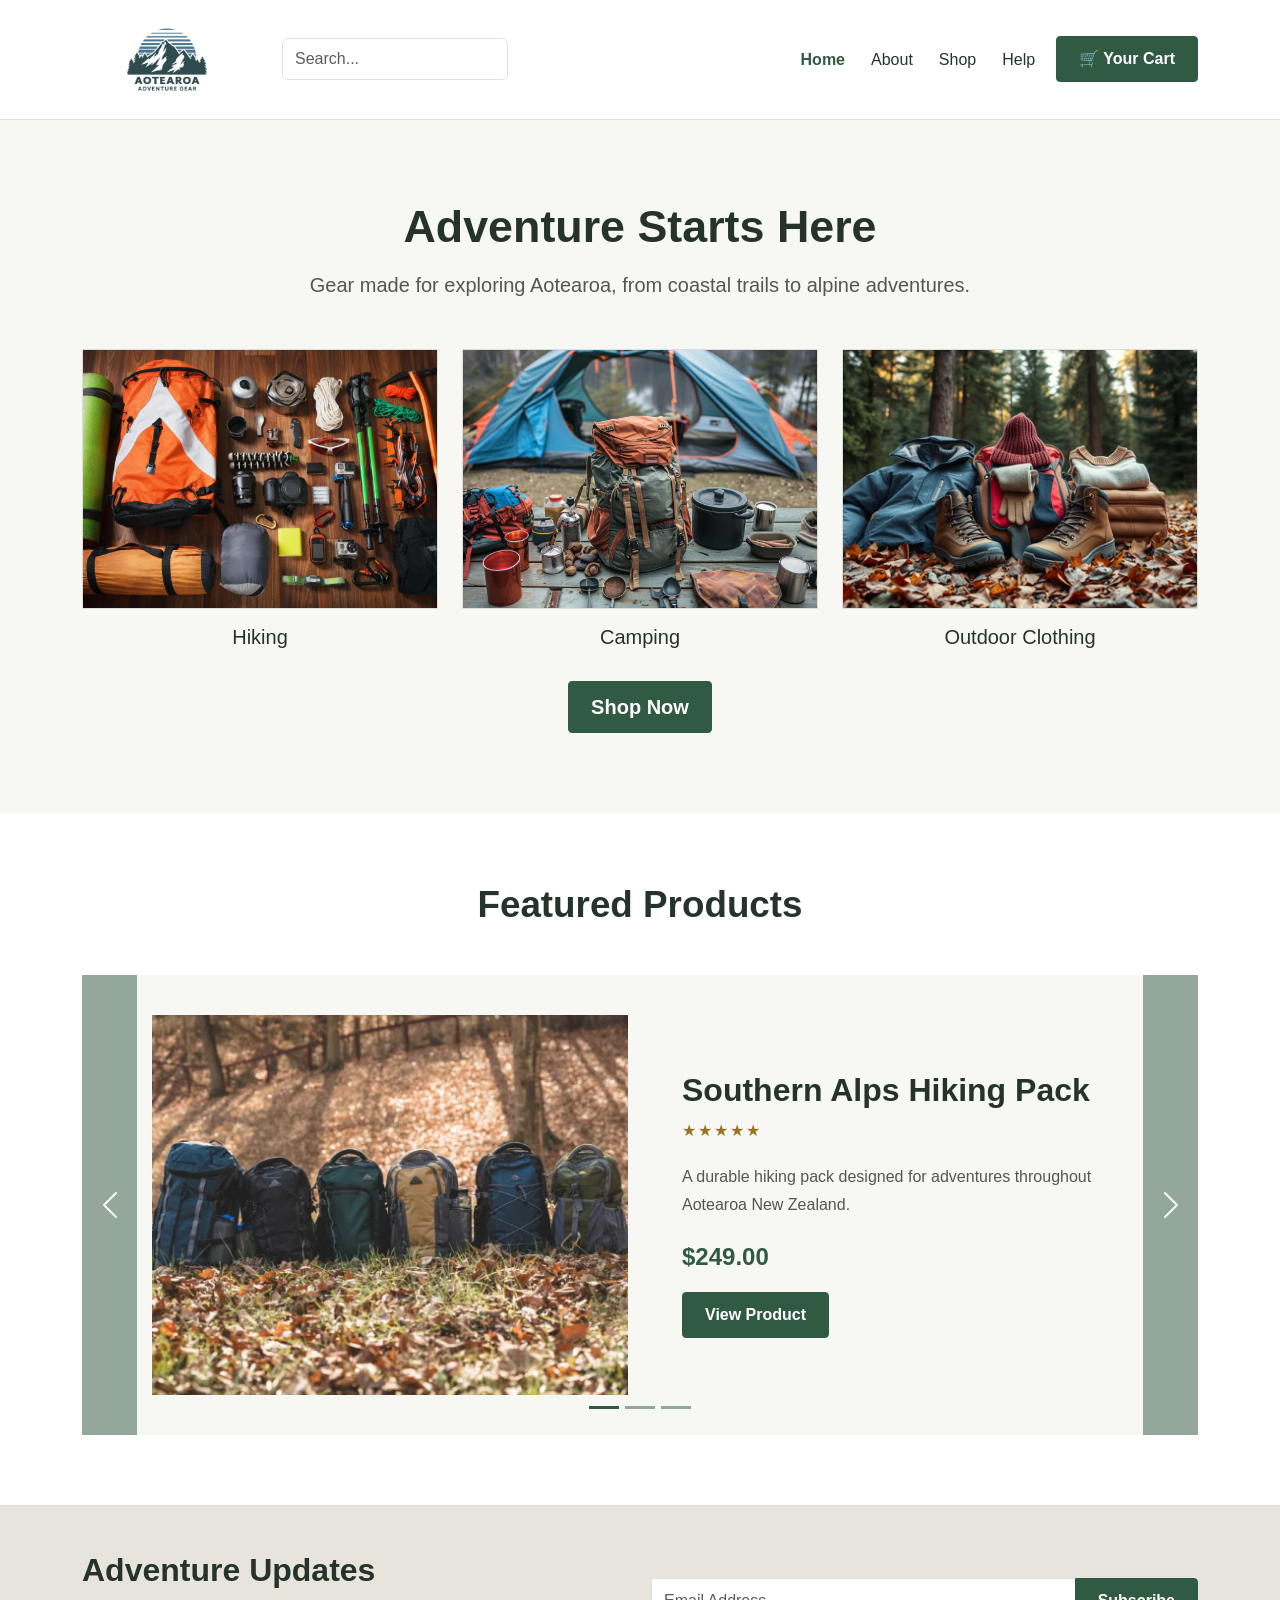
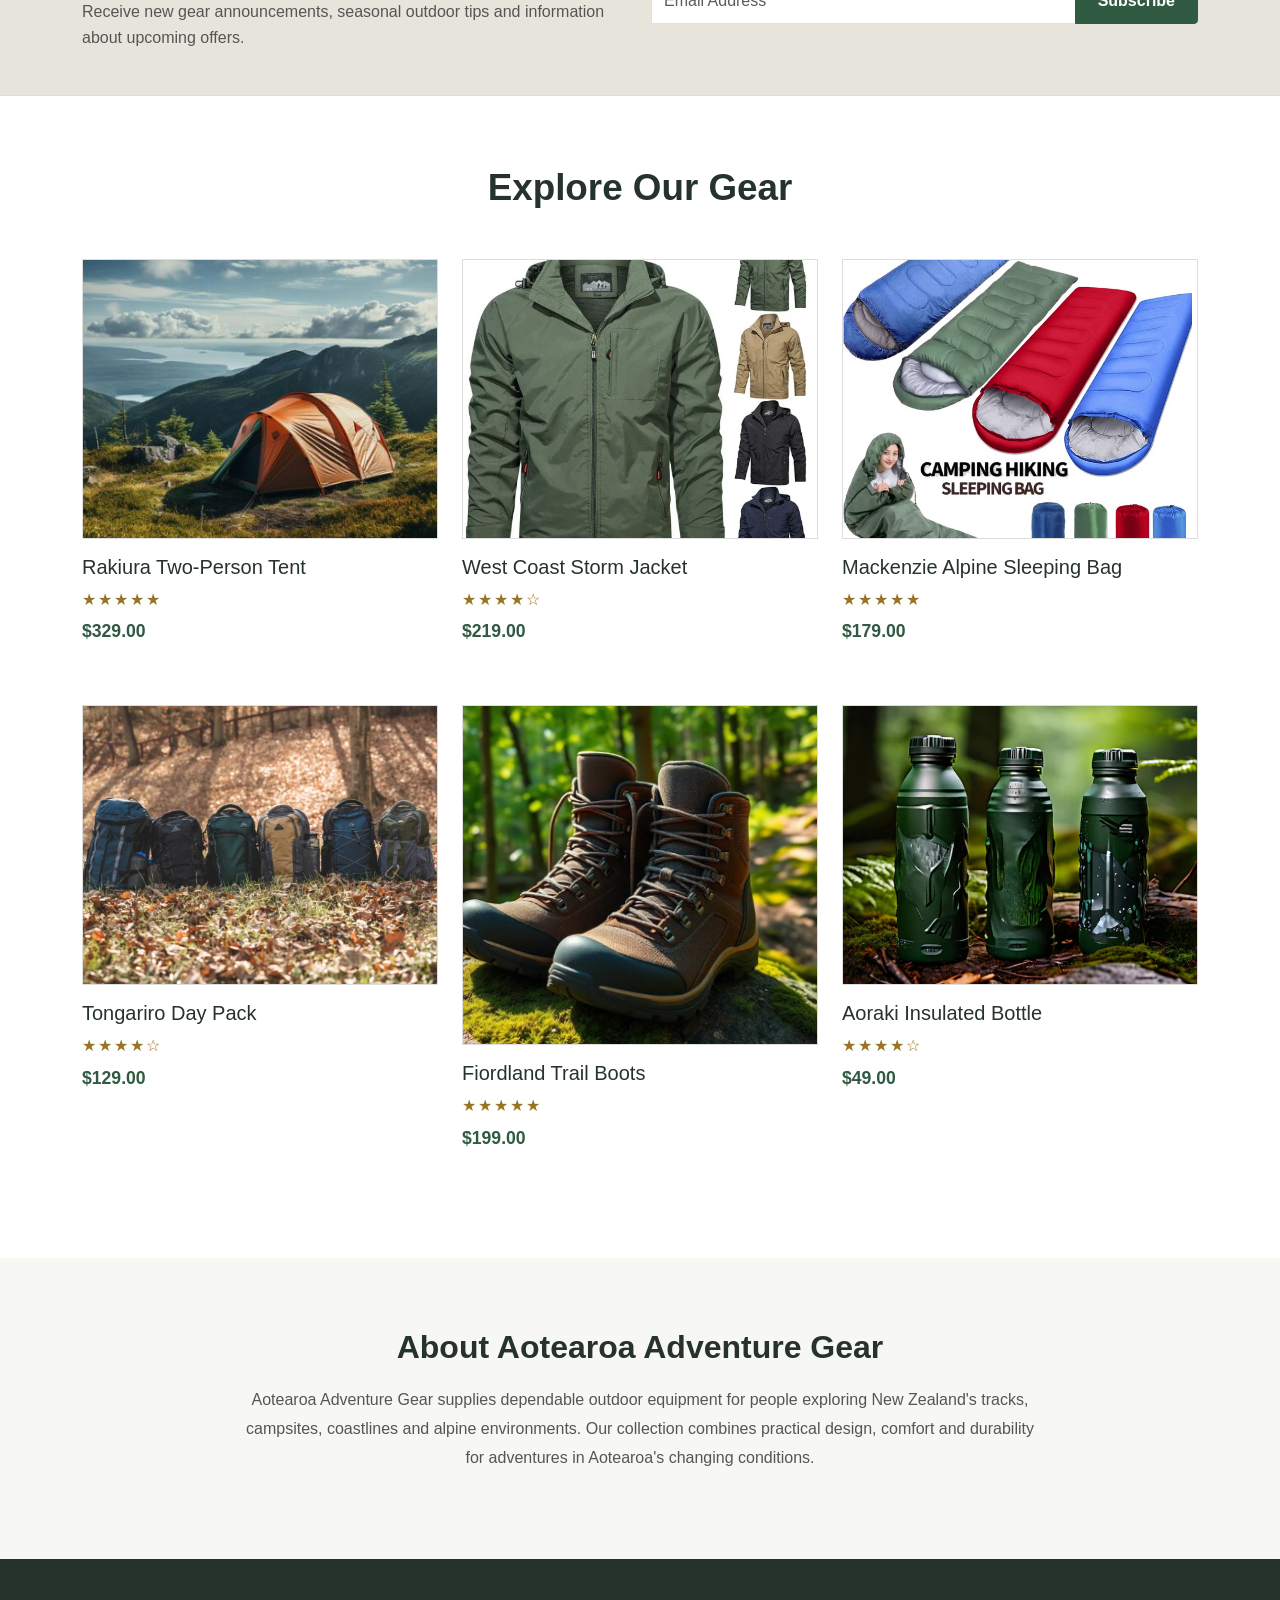
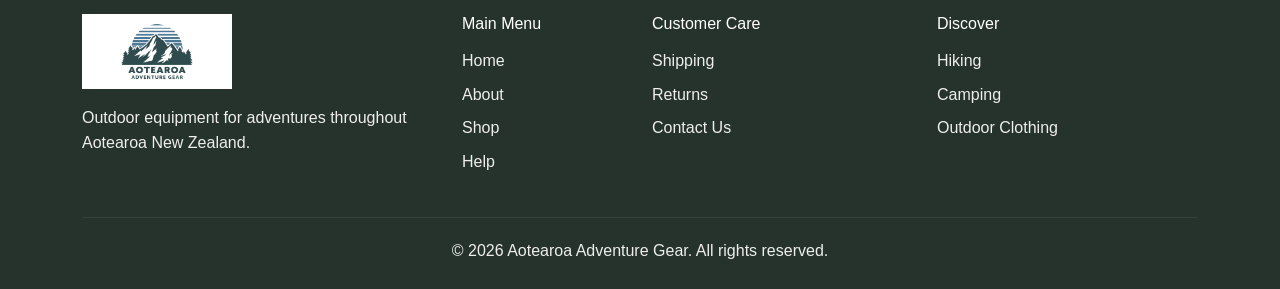
<file: AS2/index.html>
<!DOCTYPE html>
<html lang="en">

<head>
    <meta charset="UTF-8">

    <meta name="viewport"
          content="width=device-width, initial-scale=1.0">

    <meta name="description"
          content="Aotearoa Adventure Gear - premium outdoor equipment for adventures throughout New Zealand.">

    <title>Aotearoa Adventure Gear | Home</title>

    <!-- Bootstrap CSS stored locally -->
    <link rel="stylesheet" href="css/bootstrap.min.css">

    <!-- Aotearoa Adventure Gear custom CSS -->
    <link rel="stylesheet" href="css/custom-style.css">
</head>


<body id="top">


    <!-- =====================================================
         HEADER AND NAVIGATION
         ===================================================== -->

    <header>

        <nav class="navbar navbar-expand-lg navbar-light bg-white border-bottom">

            <div class="container">

                <!-- Logo -->
                <a class="navbar-brand"
                   href="index.html">

                    <img src="images/logo.png"
                         alt="Aotearoa Adventure Gear logo"
                         class="site-logo">

                </a>


                <!-- Mobile navigation button -->
                <button class="navbar-toggler"
                        type="button"
                        data-bs-toggle="collapse"
                        data-bs-target="#mainNavigation"
                        aria-controls="mainNavigation"
                        aria-expanded="false"
                        aria-label="Toggle navigation">

                    <span class="navbar-toggler-icon"></span>

                </button>


                <!-- Navigation -->
                <div class="collapse navbar-collapse"
                     id="mainNavigation">

                    <!-- Search -->
                    <form class="d-flex me-lg-auto mt-3 mt-lg-0"
                          role="search">

                        <label for="headerSearch"
                               class="visually-hidden">
                            Search products
                        </label>

                        <input class="form-control"
                               type="search"
                               id="headerSearch"
                               placeholder="Search..."
                               aria-label="Search">

                    </form>


                    <!-- Menu -->
                    <ul class="navbar-nav ms-auto align-items-lg-center">

                        <li class="nav-item">
                            <a class="nav-link active"
                               aria-current="page"
                               href="index.html">
                                Home
                            </a>
                        </li>

                        <li class="nav-item">
                            <a class="nav-link"
                               href="#about">
                                About
                            </a>
                        </li>

                        <li class="nav-item">
                            <a class="nav-link"
                               href="shop.html">
                                Shop
                            </a>
                        </li>

                        <li class="nav-item">
                            <a class="nav-link"
                               href="#footer">
                                Help
                            </a>
                        </li>

                        <li class="nav-item ms-lg-2">

                            <a class="btn btn-adventure"
                               href="cart.html">

                                <span aria-hidden="true">🛒</span>
                                Your Cart

                            </a>

                        </li>

                    </ul>

                </div>

            </div>

        </nav>

    </header>



    <!-- =====================================================
         MAIN PAGE CONTENT
         ===================================================== -->

    <main>


        <!-- =================================================
             HERO / CATEGORY SECTION
             ================================================= -->

        <section class="hero-section">

            <div class="container text-center">

                <h1>
                    Adventure Starts Here
                </h1>

                <p class="lead">
                    Gear made for exploring Aotearoa,
                    from coastal trails to alpine adventures.
                </p>


                <div class="row justify-content-center g-4 mt-4">


                    <!-- Hiking -->
                    <div class="col-12 col-sm-6 col-md-4">

                        <div class="category-card">

                            <img src="images/hiking.jpeg"
                                 alt="Hiking equipment for New Zealand adventures"
                                 class="img-fluid category-image">

                            <h2 class="h5 mt-3">
                                Hiking
                            </h2>

                        </div>

                    </div>


                    <!-- Camping -->
                    <div class="col-12 col-sm-6 col-md-4">

                        <div class="category-card">

                            <img src="images/camping.jpeg"
                                 alt="Camping equipment"
                                 class="img-fluid category-image">

                            <h2 class="h5 mt-3">
                                Camping
                            </h2>

                        </div>

                    </div>


                    <!-- Outdoor clothing -->
                    <div class="col-12 col-sm-6 col-md-4">

                        <div class="category-card">

                            <img src="images/clothing.jpeg"
                                 alt="Outdoor clothing"
                                 class="img-fluid category-image">

                            <h2 class="h5 mt-3">
                                Outdoor Clothing
                            </h2>

                        </div>

                    </div>

                </div>


                <!-- Shop button -->
                <a href="shop.html"
                   class="btn btn-adventure btn-lg mt-4">

                    Shop Now

                </a>

            </div>

        </section>



       <!-- =====================================================
     FEATURED PRODUCTS CAROUSEL
     Task 2 JavaScript Function 1
     ===================================================== -->

<section class="featured-section"
         id="featured-products">

    <div class="container">

        <h2 class="text-center mb-5">
            Featured Products
        </h2>


        <div id="featuredProductCarousel"
             class="carousel slide"
             data-bs-ride="carousel"
             data-bs-interval="4000">


            <!-- Carousel indicators -->

            <div class="carousel-indicators">

                <button type="button"
                        data-bs-target="#featuredProductCarousel"
                        data-bs-slide-to="0"
                        class="active"
                        aria-current="true"
                        aria-label="Product 1">
                </button>

                <button type="button"
                        data-bs-target="#featuredProductCarousel"
                        data-bs-slide-to="1"
                        aria-label="Product 2">
                </button>

                <button type="button"
                        data-bs-target="#featuredProductCarousel"
                        data-bs-slide-to="2"
                        aria-label="Product 3">
                </button>

            </div>


            <!-- Carousel products -->

            <div class="carousel-inner">


                <!-- Product 1 -->

                <div class="carousel-item active">

                    <div class="featured-carousel-product">

                        <div class="row align-items-center g-4">

                            <div class="col-12 col-md-6">

                                <img src="images/backpack.jpeg"
                                     alt="Southern Alps Hiking Pack"
                                     class="featured-carousel-image">

                            </div>


                            <div class="col-12 col-md-6">

                                <div class="featured-carousel-info">

                                    <h3>
                                        Southern Alps Hiking Pack
                                    </h3>

                                    <p class="product-rating">
                                        ★★★★★
                                    </p>

                                    <p class="featured-carousel-description">

                                        A durable hiking pack designed
                                        for adventures throughout
                                        Aotearoa New Zealand.

                                    </p>

                                    <p class="featured-carousel-price">
                                        $249.00
                                    </p>

                                    <a href="product.html"
                                       class="btn btn-adventure">

                                        View Product

                                    </a>

                                </div>

                            </div>

                        </div>

                    </div>

                </div>


                <!-- Product 2 -->

                <div class="carousel-item">

                    <div class="featured-carousel-product">

                        <div class="row align-items-center g-4">

                            <div class="col-12 col-md-6">

                                <img src="images/hiking-boots.jpeg"
                                     alt="Southern Trail Boots"
                                     class="featured-carousel-image">

                            </div>


                            <div class="col-12 col-md-6">

                                <div class="featured-carousel-info">

                                    <h3>
                                        Southern Trail Boots
                                    </h3>

                                    <p class="product-rating">
                                        ★★★★☆
                                    </p>

                                    <p class="featured-carousel-description">

                                        Waterproof hiking boots offering
                                        reliable grip and support for
                                        New Zealand trails.

                                    </p>

                                    <p class="featured-carousel-price">
                                        $189.00
                                    </p>

                                    <a href="product.html"
                                       class="btn btn-adventure">

                                        View Product

                                    </a>

                                </div>

                            </div>

                        </div>

                    </div>

                </div>


                <!-- Product 3 -->

                <div class="carousel-item">

                    <div class="featured-carousel-product">

                        <div class="row align-items-center g-4">

                            <div class="col-12 col-md-6">

                                <img src="images/tent.jpeg"
                                     alt="Rakiura Two-Person Tent"
                                     class="featured-carousel-image">

                            </div>


                            <div class="col-12 col-md-6">

                                <div class="featured-carousel-info">

                                    <h3>
                                        Rakiura Two-Person Tent
                                    </h3>

                                    <p class="product-rating">
                                        ★★★★☆
                                    </p>

                                    <p class="featured-carousel-description">

                                        A compact two-person tent suitable
                                        for camping trips and overnight
                                        outdoor adventures.

                                    </p>

                                    <p class="featured-carousel-price">
                                        $329.00
                                    </p>

                                    <a href="product.html"
                                       class="btn btn-adventure">

                                        View Product

                                    </a>

                                </div>

                            </div>

                        </div>

                    </div>

                </div>


            </div>


            <!-- Previous button -->

            <button class="carousel-control-prev"
                    type="button"
                    data-bs-target="#featuredProductCarousel"
                    data-bs-slide="prev">

                <span class="carousel-control-prev-icon"
                      aria-hidden="true">
                </span>

                <span class="visually-hidden">
                    Previous
                </span>

            </button>


            <!-- Next button -->

            <button class="carousel-control-next"
                    type="button"
                    data-bs-target="#featuredProductCarousel"
                    data-bs-slide="next">

                <span class="carousel-control-next-icon"
                      aria-hidden="true">
                </span>

                <span class="visually-hidden">
                    Next
                </span>

            </button>


        </div>

    </div>

</section>



        <!-- =================================================
             NEWSLETTER
             ================================================= -->

        <section class="newsletter-section">

            <div class="container">

                <div class="row align-items-center g-4">


                    <div class="col-12 col-md-6">

                        <h2>
                            Adventure Updates
                        </h2>

                        <p class="mb-md-0">

                            Receive new gear announcements,
                            seasonal outdoor tips and information
                            about upcoming offers.

                        </p>

                    </div>



                    <div class="col-12 col-md-6">

                        <form>

                            <div class="input-group">

                                <label for="newsletterEmail"
                                       class="visually-hidden">

                                    Email address

                                </label>


                                <input type="email"
                                       class="form-control"
                                       id="newsletterEmail"
                                       name="newsletterEmail"
                                       placeholder="Email Address"
                                       required>


                                <button type="submit"
                                        class="btn btn-adventure">

                                    Subscribe

                                </button>

                            </div>

                        </form>

                    </div>


                </div>

            </div>

        </section>



        <!-- =================================================
             PRODUCT COLLECTION
             ================================================= -->

        <section class="product-grid-section">

            <div class="container">


                <h2 class="text-center mb-5">
                    Explore Our Gear
                </h2>


                <div class="row g-4">


                    <!-- Product 1 -->
                    <article class="col-12 col-sm-6 col-lg-4">

                        <div class="product-card">

                            <a href="product.html">

                                <img src="images/tent.jpeg"
                                     alt="Rakiura two person adventure tent"
                                     class="img-fluid product-grid-image">

                            </a>


                            <h3 class="h5 mt-3">
                                Rakiura Two-Person Tent
                            </h3>

                            <p class="product-rating">
                                ★★★★★
                            </p>

                            <p class="price">
                                $329.00
                            </p>

                        </div>

                    </article>



                    <!-- Product 2 -->
                    <article class="col-12 col-sm-6 col-lg-4">

                        <div class="product-card">

                            <a href="product.html">

                                <img src="images/jacket.jpeg"
                                     alt="West Coast waterproof storm jacket"
                                     class="img-fluid product-grid-image">

                            </a>


                            <h3 class="h5 mt-3">
                                West Coast Storm Jacket
                            </h3>

                            <p class="product-rating">
                                ★★★★☆
                            </p>

                            <p class="price">
                                $219.00
                            </p>

                        </div>

                    </article>



                    <!-- Product 3 -->
                    <article class="col-12 col-sm-6 col-lg-4">

                        <div class="product-card">

                            <a href="product.html">

                                <img src="images/sleeping-bag.jpeg"
                                     alt="Mackenzie Alpine sleeping bag"
                                     class="img-fluid product-grid-image">

                            </a>


                            <h3 class="h5 mt-3">
                                Mackenzie Alpine Sleeping Bag
                            </h3>

                            <p class="product-rating">
                                ★★★★★
                            </p>

                            <p class="price">
                                $179.00
                            </p>

                        </div>

                    </article>



                    <!-- Product 4 -->
                    <article class="col-12 col-sm-6 col-lg-4">

                        <div class="product-card">

                            <a href="product.html">

                                <img src="images/backpack.jpeg"
                                     alt="Tongariro day hiking pack"
                                     class="img-fluid product-grid-image">

                            </a>


                            <h3 class="h5 mt-3">
                                Tongariro Day Pack
                            </h3>

                            <p class="product-rating">
                                ★★★★☆
                            </p>

                            <p class="price">
                                $129.00
                            </p>

                        </div>

                    </article>



                    <!-- Product 5 -->
                    <article class="col-12 col-sm-6 col-lg-4">

                        <div class="product-card">

                            <a href="product.html">

                                <img src="images/hiking-boots.jpeg"
                                     alt="Southern Trail waterproof hiking boots"
                                     class="product-image">

                            </a>


                            <h3 class="h5 mt-3">
                                Fiordland Trail Boots
                            </h3>

                            <p class="product-rating">
                                ★★★★★
                            </p>

                            <p class="price">
                                $199.00
                            </p>

                        </div>

                    </article>



                    <!-- Product 6 -->
                    <article class="col-12 col-sm-6 col-lg-4">

                        <div class="product-card">

                            <a href="product.html">

                                <img src="images/bottle.jpeg"
                                     alt="Reusable insulated adventure bottle"
                                     class="img-fluid product-grid-image">

                            </a>


                            <h3 class="h5 mt-3">
                                Aoraki Insulated Bottle
                            </h3>

                            <p class="product-rating">
                                ★★★★☆
                            </p>

                            <p class="price">
                                $49.00
                            </p>

                        </div>

                    </article>


                </div>

            </div>

        </section>



        <!-- =================================================
             ABOUT SECTION
             ================================================= -->

        <section class="about-section"
                 id="about">

            <div class="container text-center">

                <h2>
                    About Aotearoa Adventure Gear
                </h2>


                <p>

                    Aotearoa Adventure Gear supplies dependable
                    outdoor equipment for people exploring
                    New Zealand's tracks, campsites, coastlines
                    and alpine environments. Our collection
                    combines practical design, comfort and
                    durability for adventures in Aotearoa's
                    changing conditions.

                </p>

            </div>

        </section>


    </main>



    <!-- =====================================================
         FOOTER
         ===================================================== -->

    <footer class="site-footer"
            id="footer">

        <div class="container">


            <div class="row g-4">


                <!-- Company information -->
                <div class="col-12 col-md-4">

                    <img src="images/logo.png"
                         alt="Aotearoa Adventure Gear"
                         class="footer-logo">

                    <p class="mt-3">

                        Outdoor equipment for adventures
                        throughout Aotearoa New Zealand.

                    </p>

                </div>



                <!-- Main menu -->
                <div class="col-6 col-md-2">

                    <h2 class="h6">
                        Main Menu
                    </h2>

                    <ul class="list-unstyled">

                        <li>
                            <a href="index.html">Home</a>
                        </li>

                        <li>
                            <a href="#about">About</a>
                        </li>

                        <li>
                            <a href="shop.html">Shop</a>
                        </li>

                        <li>
                            <a href="#footer">Help</a>
                        </li>

                    </ul>

                </div>



                <!-- Customer support -->
                <div class="col-6 col-md-3">

                    <h2 class="h6">
                        Customer Care
                    </h2>

                    <ul class="list-unstyled">

                        <li>
                            <a href="shipping.html">
                                Shipping
                            </a>
                        </li>

                        <li>
                            <a href="#footer">
                                Returns
                            </a>
                        </li>

                        <li>
                            <a href="#footer">
                                Contact Us
                            </a>
                        </li>

                    </ul>

                </div>



                <!-- Discover -->
                <div class="col-12 col-md-3">

                    <h2 class="h6">
                        Discover
                    </h2>

                    <ul class="list-unstyled">

                        <li>
                            <a href="shop.html">
                                Hiking
                            </a>
                        </li>

                        <li>
                            <a href="shop.html">
                                Camping
                            </a>
                        </li>

                        <li>
                            <a href="shop.html">
                                Outdoor Clothing
                            </a>
                        </li>

                    </ul>

                </div>


            </div>


            <hr>


            <p class="text-center mb-0">

                &copy; 2026 Aotearoa Adventure Gear.
                All rights reserved.

            </p>


        </div>

    </footer>

    <!-- =====================================================
     TASK 2 - FLOATING ANCHOR
     ===================================================== -->

<a href="#top"
   id="floatingAnchor"
   class="floating-anchor"
   aria-label="Return to top of page">

    ↑

</a>



    <!-- =====================================================
         BOOTSTRAP JAVASCRIPT
         Local file so website works without a web server
         ===================================================== -->

    <script src="js/bootstrap.bundle.min.js"></script>
    <script src="js/home.js"></script>


</body>

</html>
</file>
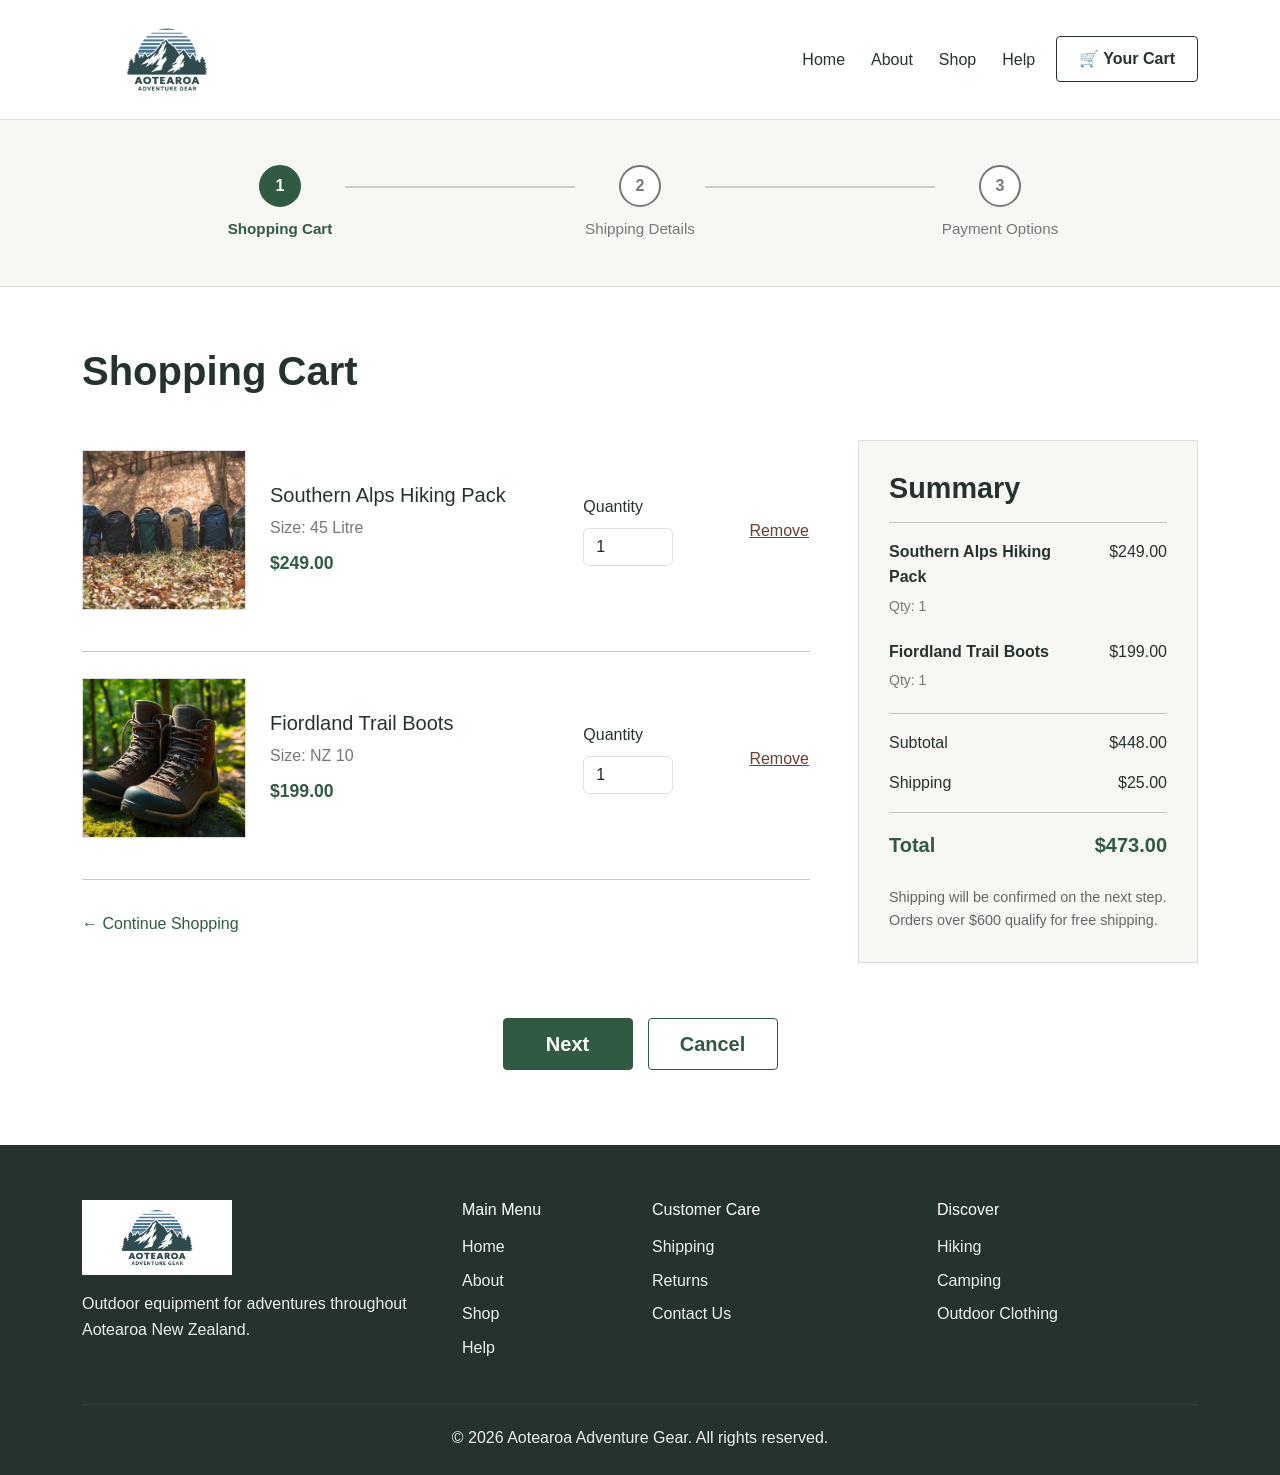
<file: AS2/cart.html>
<!DOCTYPE html>
<html lang="en">

<head>
    <meta charset="UTF-8">

    <meta name="viewport"
          content="width=device-width, initial-scale=1.0">

    <meta name="description"
          content="Review your Aotearoa Adventure Gear shopping cart before checkout.">

    <title>Aotearoa Adventure Gear | Shopping Cart</title>

    <!-- Bootstrap CSS stored locally -->
    <link rel="stylesheet" href="css/bootstrap.min.css">

    <!-- Custom CSS -->
    <link rel="stylesheet" href="css/custom-style.css">
</head>


<body id="top">


    <!-- =====================================================
         HEADER AND NAVIGATION
         ===================================================== -->

    <header>

        <nav class="navbar navbar-expand-lg navbar-light bg-white border-bottom">

            <div class="container">

                <!-- Logo -->
                <a class="navbar-brand"
                   href="index.html">

                    <img src="images/logo.png"
                         alt="Aotearoa Adventure Gear logo"
                         class="site-logo">

                </a>


                <!-- Mobile navigation button -->
                <button class="navbar-toggler"
                        type="button"
                        data-bs-toggle="collapse"
                        data-bs-target="#mainNavigation"
                        aria-controls="mainNavigation"
                        aria-expanded="false"
                        aria-label="Toggle navigation">

                    <span class="navbar-toggler-icon"></span>

                </button>


                <!-- Navigation -->
                <div class="collapse navbar-collapse"
                     id="mainNavigation">

                    <ul class="navbar-nav ms-auto align-items-lg-center">

                        <li class="nav-item">

                            <a class="nav-link"
                               href="index.html">
                                Home
                            </a>

                        </li>


                        <li class="nav-item">

                            <a class="nav-link"
                               href="index.html#about">
                                About
                            </a>

                        </li>


                        <li class="nav-item">

                            <a class="nav-link"
                               href="shop.html">
                                Shop
                            </a>

                        </li>


                        <li class="nav-item">

                            <a class="nav-link"
                               href="#footer">
                                Help
                            </a>

                        </li>


                        <li class="nav-item ms-lg-2">

                            <a class="btn btn-adventure active"
                               href="cart.html">

                                <span aria-hidden="true">🛒</span>
                                Your Cart

                            </a>

                        </li>

                    </ul>

                </div>

            </div>

        </nav>

    </header>



    <!-- =====================================================
         MAIN CART CONTENT
         ===================================================== -->

    <main>


        <!-- =================================================
             CHECKOUT PROGRESS
             ================================================= -->

        <section class="checkout-progress-section">

            <div class="container">

                <nav aria-label="Checkout progress">

                    <div class="checkout-progress">


                        <!-- Step 1 -->

                        <div class="checkout-step active">

                            <div class="checkout-step-number">
                                1
                            </div>

                            <div class="checkout-step-label">
                                Shopping Cart
                            </div>

                        </div>


                        <div class="checkout-line"></div>


                        <!-- Step 2 -->

                        <div class="checkout-step">

                            <div class="checkout-step-number">
                                2
                            </div>

                            <div class="checkout-step-label">
                                Shipping Details
                            </div>

                        </div>


                        <div class="checkout-line"></div>


                        <!-- Step 3 -->

                        <div class="checkout-step">

                            <div class="checkout-step-number">
                                3
                            </div>

                            <div class="checkout-step-label">
                                Payment Options
                            </div>

                        </div>


                    </div>

                </nav>

            </div>

        </section>



        <!-- =================================================
             SHOPPING CART
             ================================================= -->

        <section class="cart-section">

            <div class="container">

                <h1 class="cart-page-title">
                    Shopping Cart
                </h1>


                <div class="row g-5">


                    <!-- =====================================
                         CART PRODUCTS
                         ===================================== -->

                    <div class="col-12 col-lg-8">


                        <!-- =================================
                             PRODUCT 1
                             ================================= -->

                        <article class="cart-item">

                            <div class="row align-items-center g-4">


                                <!-- Product image -->

                                <div class="col-12 col-sm-4 col-md-3">

                                    <a href="product.html">

                                        <img src="images/backpack.jpeg"
                                             alt="Southern Alps Hiking Pack"
                                             class="cart-product-image">

                                    </a>

                                </div>



                                <!-- Product information -->

                                <div class="col-12 col-sm-8 col-md-5">

                                    <h2 class="h5">
                                        Southern Alps Hiking Pack
                                    </h2>


                                    <p class="cart-product-option">
                                        Size: 45 Litre
                                    </p>


                                    <p class="cart-product-price">
                                        $249.00
                                    </p>

                                </div>



                                <!-- Quantity -->

                                <div class="col-7 col-sm-6 col-md-2">

                                    <label for="quantity1"
                                           class="form-label">

                                        Quantity

                                    </label>


                                    <input type="number"
                                           id="quantity1"
                                           name="quantity1"
                                           class="form-control cart-quantity"
                                           value="1"
                                           min="1"
                                           max="10"
                                           step="1"
                                           data-price="249"
                                           required>

                                </div>



                                <!-- Remove -->

                                <div class="col-5 col-sm-6 col-md-2 text-md-end">

                                    <button type="button"
                                            class="btn btn-link cart-remove-button">

                                        Remove

                                    </button>

                                </div>


                            </div>

                        </article>


                        <hr>



                        <!-- =================================
                             PRODUCT 2
                             ================================= -->

                        <article class="cart-item">

                            <div class="row align-items-center g-4">


                                <!-- Product image -->

                                <div class="col-12 col-sm-4 col-md-3">

                                    <a href="product.html">

                                        <img src="images/hiking-boots.jpeg"
                                             alt="Fiordland Trail Boots"
                                             class="cart-product-image">

                                    </a>

                                </div>



                                <!-- Product information -->

                                <div class="col-12 col-sm-8 col-md-5">

                                    <h2 class="h5">
                                        Fiordland Trail Boots
                                    </h2>


                                    <p class="cart-product-option">
                                        Size: NZ 10
                                    </p>


                                    <p class="cart-product-price">
                                        $199.00
                                    </p>

                                </div>



                                <!-- Quantity -->

                                <div class="col-7 col-sm-6 col-md-2">

                                    <label for="quantity2"
                                           class="form-label">

                                        Quantity

                                    </label>


                                    <input type="number"
                                           id="quantity2"
                                           name="quantity2"
                                           class="form-control cart-quantity"
                                           value="1"
                                           min="1"
                                           max="10"
                                           step="1"
                                           data-price="199"
                                           required>

                                </div>



                                <!-- Remove -->

                                <div class="col-5 col-sm-6 col-md-2 text-md-end">

                                    <button type="button"
                                            class="btn btn-link cart-remove-button">

                                        Remove

                                    </button>

                                </div>


                            </div>

                        </article>


                        <hr>



                        <!-- =================================
                             CONTINUE SHOPPING
                             ================================= -->

                        <div class="continue-shopping">

                            <a href="shop.html"
                               class="continue-shopping-link">

                                ← Continue Shopping

                            </a>

                        </div>


                    </div>



                    <!-- =====================================
                         ORDER SUMMARY
                         ===================================== -->

                    <aside class="col-12 col-lg-4">

                        <div class="cart-summary">

                            <h2>
                                Summary
                            </h2>


                            <hr>


                            <!-- Product 1 -->

                            <div class="summary-product">

                                <div>

                                    <p class="summary-product-name">
                                        Southern Alps Hiking Pack
                                    </p>

                                    <small>
                                        Qty: 1
                                    </small>

                                </div>

                                <p>
                                    $249.00
                                </p>

                            </div>



                            <!-- Product 2 -->

                            <div class="summary-product">

                                <div>

                                    <p class="summary-product-name">
                                        Fiordland Trail Boots
                                    </p>

                                    <small>
                                        Qty: 1
                                    </small>

                                </div>

                                <p>
                                    $199.00
                                </p>

                            </div>


                            <hr>



                            <!-- Subtotal -->

                            <div class="summary-row">

                                <span>
                                    Subtotal
                                </span>

                                <span id="cartSubtotal">
                                    $448.00
                                </span>

                            </div>



                            <!-- Shipping -->

                            <div class="summary-row">

                                <span>
                                    Shipping
                                </span>

                                <span id="cartShipping">
                                    $25.00
                                </span>

                            </div>


                            <hr>



                            <!-- Total -->

                            <div class="summary-row summary-total">

                                <span>
                                    Total
                                </span>

                                <span id="cartTotal">
                                    $473.00
                                </span>

                            </div>


                            <p class="summary-note">

                                Shipping will be confirmed on the
                                next step. Orders over $600 qualify
                                for free shipping.

                            </p>


                        </div>

                    </aside>


                </div>



                <!-- =========================================
                     CHECKOUT BUTTONS
                     ========================================= -->

                <div class="cart-actions">

                    <a href="shipping.html"
                       class="btn btn-adventure btn-lg">

                        Next

                    </a>


                    <a href="shop.html"
                       class="btn btn-outline-adventure btn-lg">

                        Cancel

                    </a>

                </div>


            </div>

        </section>


    </main>



    <!-- =====================================================
         FOOTER
         ===================================================== -->

    <footer class="site-footer"
            id="footer">

        <div class="container">


            <div class="row g-4">


                <!-- Company information -->

                <div class="col-12 col-md-4">

                    <img src="images/logo.png"
                         alt="Aotearoa Adventure Gear"
                         class="footer-logo">


                    <p class="mt-3">

                        Outdoor equipment for adventures
                        throughout Aotearoa New Zealand.

                    </p>

                </div>



                <!-- Main menu -->

                <div class="col-6 col-md-2">

                    <h2 class="h6">
                        Main Menu
                    </h2>


                    <ul class="list-unstyled">

                        <li>

                            <a href="index.html">
                                Home
                            </a>

                        </li>


                        <li>

                            <a href="index.html#about">
                                About
                            </a>

                        </li>


                        <li>

                            <a href="shop.html">
                                Shop
                            </a>

                        </li>


                        <li>

                            <a href="#footer">
                                Help
                            </a>

                        </li>

                    </ul>

                </div>



                <!-- Customer care -->

                <div class="col-6 col-md-3">

                    <h2 class="h6">
                        Customer Care
                    </h2>


                    <ul class="list-unstyled">

                        <li>

                            <a href="shipping.html">
                                Shipping
                            </a>

                        </li>


                        <li>

                            <a href="#footer">
                                Returns
                            </a>

                        </li>


                        <li>

                            <a href="#footer">
                                Contact Us
                            </a>

                        </li>

                    </ul>

                </div>



                <!-- Discover -->

                <div class="col-12 col-md-3">

                    <h2 class="h6">
                        Discover
                    </h2>


                    <ul class="list-unstyled">

                        <li>

                            <a href="shop.html">
                                Hiking
                            </a>

                        </li>


                        <li>

                            <a href="shop.html">
                                Camping
                            </a>

                        </li>


                        <li>

                            <a href="shop.html">
                                Outdoor Clothing
                            </a>

                        </li>

                    </ul>

                </div>


            </div>


            <hr>


            <p class="text-center mb-0">

                &copy; 2026 Aotearoa Adventure Gear.
                All rights reserved.

            </p>


        </div>

    </footer>



    <!-- Bootstrap JavaScript stored locally -->
    <script src="js/bootstrap.bundle.min.js"></script>
    <script src="js/cart.js"></script>


</body>

</html>
</file>
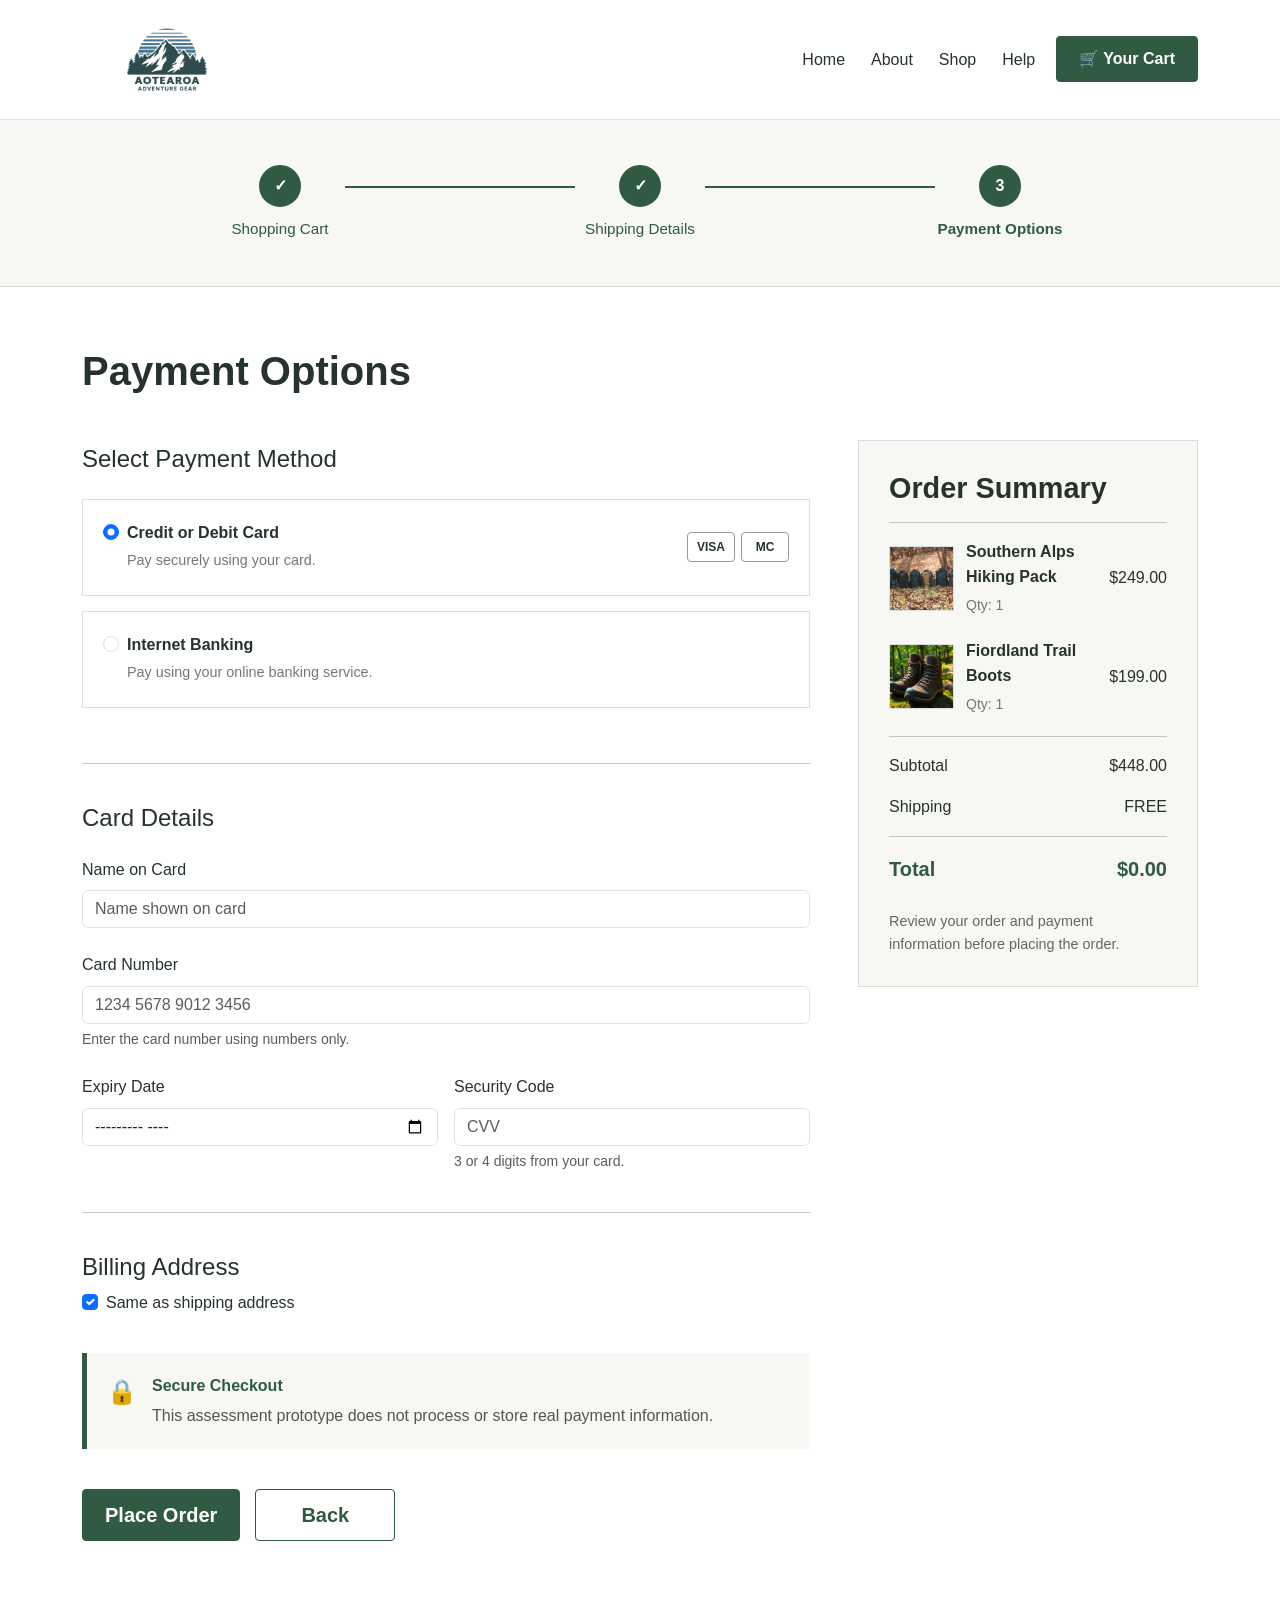
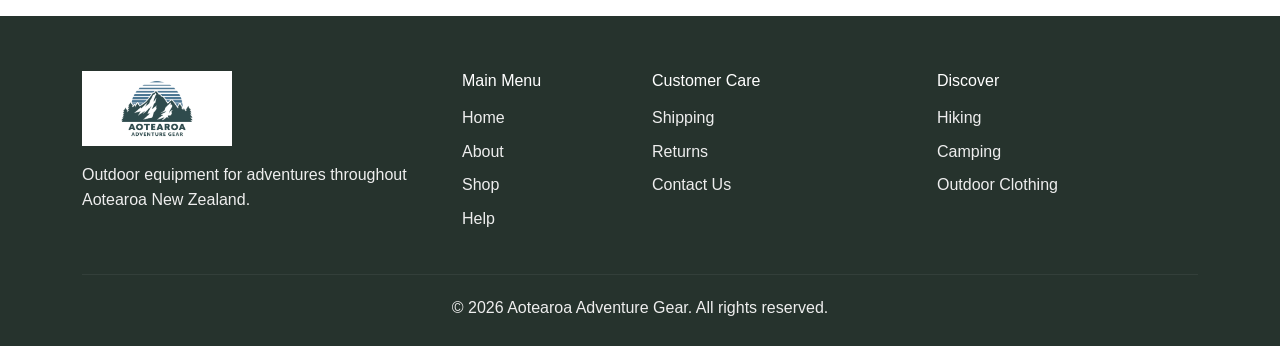
<file: AS2/payment.html>
<!DOCTYPE html>
<html lang="en">

<head>
    <meta charset="UTF-8">

    <meta name="viewport"
          content="width=device-width, initial-scale=1.0">

    <meta name="description"
          content="Choose a payment option for your Aotearoa Adventure Gear order.">

    <title>Aotearoa Adventure Gear | Payment Options</title>

    <!-- Bootstrap CSS stored locally -->
    <link rel="stylesheet" href="css/bootstrap.min.css">

    <!-- Custom CSS -->
    <link rel="stylesheet" href="css/custom-style.css">
</head>


<body id="top">


    <!-- =====================================================
         HEADER AND NAVIGATION
         ===================================================== -->

    <header>

        <nav class="navbar navbar-expand-lg navbar-light bg-white border-bottom">

            <div class="container">

                <!-- Logo -->
                <a class="navbar-brand"
                   href="index.html">

                    <img src="images/logo.png"
                         alt="Aotearoa Adventure Gear logo"
                         class="site-logo">

                </a>


                <!-- Mobile navigation button -->
                <button class="navbar-toggler"
                        type="button"
                        data-bs-toggle="collapse"
                        data-bs-target="#mainNavigation"
                        aria-controls="mainNavigation"
                        aria-expanded="false"
                        aria-label="Toggle navigation">

                    <span class="navbar-toggler-icon"></span>

                </button>


                <!-- Navigation -->
                <div class="collapse navbar-collapse"
                     id="mainNavigation">

                    <ul class="navbar-nav ms-auto align-items-lg-center">

                        <li class="nav-item">

                            <a class="nav-link"
                               href="index.html">
                                Home
                            </a>

                        </li>


                        <li class="nav-item">

                            <a class="nav-link"
                               href="index.html#about">
                                About
                            </a>

                        </li>


                        <li class="nav-item">

                            <a class="nav-link"
                               href="shop.html">
                                Shop
                            </a>

                        </li>


                        <li class="nav-item">

                            <a class="nav-link"
                               href="#footer">
                                Help
                            </a>

                        </li>


                        <li class="nav-item ms-lg-2">

                            <a class="btn btn-adventure"
                               href="cart.html">

                                <span aria-hidden="true">🛒</span>
                                Your Cart

                            </a>

                        </li>

                    </ul>

                </div>

            </div>

        </nav>

    </header>



    <!-- =====================================================
         MAIN CONTENT
         ===================================================== -->

    <main>


        <!-- =================================================
             CHECKOUT PROGRESS
             ================================================= -->

        <section class="checkout-progress-section">

            <div class="container">

                <nav aria-label="Checkout progress">

                    <div class="checkout-progress">


                        <!-- Step 1 completed -->

                        <div class="checkout-step completed">

                            <div class="checkout-step-number">
                                ✓
                            </div>

                            <div class="checkout-step-label">
                                Shopping Cart
                            </div>

                        </div>


                        <div class="checkout-line completed-line"></div>


                        <!-- Step 2 completed -->

                        <div class="checkout-step completed">

                            <div class="checkout-step-number">
                                ✓
                            </div>

                            <div class="checkout-step-label">
                                Shipping Details
                            </div>

                        </div>


                        <div class="checkout-line completed-line"></div>


                        <!-- Step 3 active -->

                        <div class="checkout-step active">

                            <div class="checkout-step-number">
                                3
                            </div>

                            <div class="checkout-step-label">
                                Payment Options
                            </div>

                        </div>


                    </div>

                </nav>

            </div>

        </section>



        <!-- =================================================
             PAYMENT OPTIONS
             ================================================= -->

        <section class="payment-section">

            <div class="container">

                <h1 class="payment-page-title">
                    Payment Options
                </h1>


                <div class="row g-5">


                    <!-- =====================================
                         PAYMENT FORM
                         ===================================== -->

                    <div class="col-12 col-lg-8">

                        <form id="paymentForm"
                              class="needs-validation"
                              novalidate>


                            <!-- =================================
                                 PAYMENT METHOD
                                 ================================= -->

                            <fieldset class="payment-methods">

                                <legend>
                                    Select Payment Method
                                </legend>


                                <!-- Credit / Debit Card -->

                                <div class="payment-method-option">

                                    <div class="form-check">

                                        <input class="form-check-input"
                                               type="radio"
                                               name="paymentMethod"
                                               id="cardPayment"
                                               value="card"
                                               checked>

                                        <label class="form-check-label"
                                               for="cardPayment">

                                            <strong>
                                                Credit or Debit Card
                                            </strong>

                                            <span class="payment-method-description">
                                                Pay securely using your card.
                                            </span>

                                        </label>

                                    </div>


                                    <div class="payment-icons"
                                         aria-hidden="true">

                                        <span class="payment-icon">
                                            VISA
                                        </span>

                                        <span class="payment-icon">
                                            MC
                                        </span>

                                    </div>

                                </div>



                                <!-- Internet Banking -->

                                <div class="payment-method-option">

                                    <div class="form-check">

                                        <input class="form-check-input"
                                               type="radio"
                                               name="paymentMethod"
                                               id="bankPayment"
                                               value="bank">

                                        <label class="form-check-label"
                                               for="bankPayment">

                                            <strong>
                                                Internet Banking
                                            </strong>

                                            <span class="payment-method-description">
                                                Pay using your online banking service.
                                            </span>

                                        </label>

                                    </div>

                                </div>


                            </fieldset>



                            <hr class="payment-divider">



                            <!-- =================================
                                 CARD DETAILS
                                 ================================= -->

                            <div id="cardDetails">

                                <h2 class="h4 mb-4">
                                    Card Details
                                </h2>



                                <!-- Name on card -->

                                <div class="mb-4">

                                    <label for="cardName"
                                           class="form-label">

                                        Name on Card

                                    </label>

                                    <input type="text"
                                           class="form-control"
                                           id="cardName"
                                           name="cardName"
                                           autocomplete="cc-name"
                                           minlength="2"
                                           maxlength="80"
                                           placeholder="Name shown on card"
                                           required>

                                    <div class="invalid-feedback">
                                        Please enter the name shown on the card.
                                    </div>           

                                </div>



                                <!-- Card number -->

                                <div class="mb-4">

                                    <label for="cardNumber"
                                           class="form-label">

                                        Card Number

                                    </label>

                                    <input type="text"
                                           class="form-control"
                                           id="cardNumber"
                                           name="cardNumber"
                                           autocomplete="off"
                                           inputmode="numeric"
                                           pattern="[0-9 ]{13,23}"
                                           minlength="13"
                                           maxlength="23"
                                           placeholder="1234 5678 9012 3456"
                                           required>

                                    <div class="invalid-feedback">
                                        Please enter a valid card number.
                                    </div>           

                                    <div class="form-text">
                                        Enter the card number using numbers only.
                                    </div>

                                </div>



                                <!-- Expiry and security code -->

                                <div class="row g-3">


                                    <!-- Expiry -->

                                    <div class="col-12 col-md-6">

                                        <label for="expiryDate"
                                               class="form-label">

                                            Expiry Date

                                        </label>

                                        <input type="month"
                                               class="form-control"
                                               id="expiryDate"
                                               name="expiryDate"
                                               autocomplete="off"
                                               required>

                                        <div class="invalid-feedback">
                                            Please select a valid expiry date.
                                        </div>           

                                    </div>



                                    <!-- CVV -->

                                    <div class="col-12 col-md-6">

                                        <label for="securityCode"
                                               class="form-label">

                                            Security Code

                                        </label>

                                        <input type="password"
                                               class="form-control"
                                               id="securityCode"
                                               name="securityCode"
                                               autocomplete="off"
                                               inputmode="numeric"
                                               pattern="[0-9]{3,4}"
                                               minlength="3"
                                               maxlength="4"
                                               placeholder="CVV"
                                               required>

                                        <div class="invalid-feedback">
                                            Please enter a valid security code.
                                        </div>    
                                    


                                        <div class="form-text">
                                            3 or 4 digits from your card.
                                        </div>

                                    </div>


                                </div>


                            </div>



                            <!-- =================================
                                 BILLING ADDRESS
                                 ================================= -->

                            <hr class="payment-divider">


                            <fieldset>

                                <legend class="h4">
                                    Billing Address
                                </legend>


                                <div class="form-check mt-3">

                                    <input class="form-check-input"
                                           type="checkbox"
                                           id="sameAsShipping"
                                           name="sameAsShipping"
                                           checked>

                                    <label class="form-check-label"
                                           for="sameAsShipping">

                                        Same as shipping address

                                    </label>

                                </div>

                            </fieldset>



                            <!-- =================================
                                 SECURITY MESSAGE
                                 ================================= -->

                            <div class="payment-security-message">

                                <span class="payment-lock"
                                      aria-hidden="true">
                                    🔒
                                </span>

                                <div>

                                    <strong>
                                        Secure Checkout
                                    </strong>

                                    <p class="mb-0">

                                        This assessment prototype does
                                        not process or store real payment
                                        information.

                                    </p>

                                </div>

                            </div>



                            <!-- =================================
                                 BUTTONS
                                 ================================= -->

                            <div class="payment-actions">

                                <button type="submit"
                                        class="btn btn-adventure btn-lg">

                                    Place Order

                                </button>


                                <a href="shipping.html"
                                   class="btn btn-outline-adventure btn-lg">

                                    Back

                                </a>

                            </div>


                        </form>

                    </div>



                    <!-- =====================================
                         ORDER SUMMARY
                         ===================================== -->

                    <aside class="col-12 col-lg-4">

                        <div class="cart-summary payment-summary">

                            <h2>
                                Order Summary
                            </h2>


                            <hr>



                            <!-- Product 1 -->

                            <div class="payment-summary-product">

                                <img src="images/backpack.jpeg"
                                     alt="Southern Alps Hiking Pack"
                                     class="payment-summary-image">


                                <div class="payment-summary-details">

                                    <p class="summary-product-name">
                                        Southern Alps Hiking Pack
                                    </p>

                                    <small>
                                        Qty: 1
                                    </small>

                                </div>


                                <span>
                                    $249.00
                                </span>

                            </div>



                            <!-- Product 2 -->

                            <div class="payment-summary-product">

                                <img src="images/hiking-boots.jpeg"
                                     alt="Fiordland Trail Boots"
                                     class="payment-summary-image">


                                <div class="payment-summary-details">

                                    <p class="summary-product-name">
                                        Fiordland Trail Boots
                                    </p>

                                    <small>
                                        Qty: 1
                                    </small>

                                </div>


                                <span>
                                    $199.00
                                </span>

                            </div>


                            <hr>



                            <!-- Subtotal -->

                            <div class="summary-row">

                                <span>
                                    Subtotal
                                </span>

                                <span id="paymentSubtotal">
                                    $448.00
                                </span>

                            </div>



                            <!-- Shipping -->

                            <div class="summary-row">

                                <span>
                                    Shipping
                                </span>

                                <span id="paymentShipping">
                                    $25.00
                                </span>

                            </div>


                            <hr>



                            <!-- Total -->

                            <div class="summary-row summary-total">

                                <span>
                                    Total
                                </span>

                                <span id="paymentTotal">
                                    $473.00
                                </span>

                            </div>



                            <p class="summary-note">

                                Review your order and payment
                                information before placing the order.

                            </p>


                        </div>

                    </aside>


                </div>

            </div>

        </section>


    </main>



    <!-- =====================================================
         FOOTER
         ===================================================== -->

    <footer class="site-footer"
            id="footer">

        <div class="container">

            <div class="row g-4">


                <!-- Company information -->

                <div class="col-12 col-md-4">

                    <img src="images/logo.png"
                         alt="Aotearoa Adventure Gear"
                         class="footer-logo">


                    <p class="mt-3">

                        Outdoor equipment for adventures
                        throughout Aotearoa New Zealand.

                    </p>

                </div>



                <!-- Main menu -->

                <div class="col-6 col-md-2">

                    <h2 class="h6">
                        Main Menu
                    </h2>


                    <ul class="list-unstyled">

                        <li>
                            <a href="index.html">
                                Home
                            </a>
                        </li>

                        <li>
                            <a href="index.html#about">
                                About
                            </a>
                        </li>

                        <li>
                            <a href="shop.html">
                                Shop
                            </a>
                        </li>

                        <li>
                            <a href="#footer">
                                Help
                            </a>
                        </li>

                    </ul>

                </div>



                <!-- Customer Care -->

                <div class="col-6 col-md-3">

                    <h2 class="h6">
                        Customer Care
                    </h2>


                    <ul class="list-unstyled">

                        <li>
                            <a href="shipping.html">
                                Shipping
                            </a>
                        </li>

                        <li>
                            <a href="#footer">
                                Returns
                            </a>
                        </li>

                        <li>
                            <a href="#footer">
                                Contact Us
                            </a>
                        </li>

                    </ul>

                </div>



                <!-- Discover -->

                <div class="col-12 col-md-3">

                    <h2 class="h6">
                        Discover
                    </h2>


                    <ul class="list-unstyled">

                        <li>
                            <a href="shop.html">
                                Hiking
                            </a>
                        </li>

                        <li>
                            <a href="shop.html">
                                Camping
                            </a>
                        </li>

                        <li>
                            <a href="shop.html">
                                Outdoor Clothing
                            </a>
                        </li>

                    </ul>

                </div>


            </div>


            <hr>


            <p class="text-center mb-0">

                &copy; 2026 Aotearoa Adventure Gear.
                All rights reserved.

            </p>


        </div>

    </footer>



    <!-- =====================================================
         BOOTSTRAP JAVASCRIPT
         ===================================================== -->

    <script src="js/bootstrap.bundle.min.js"></script>
    <script src="js/payment.js"></script>



</body>

</html>
</file>
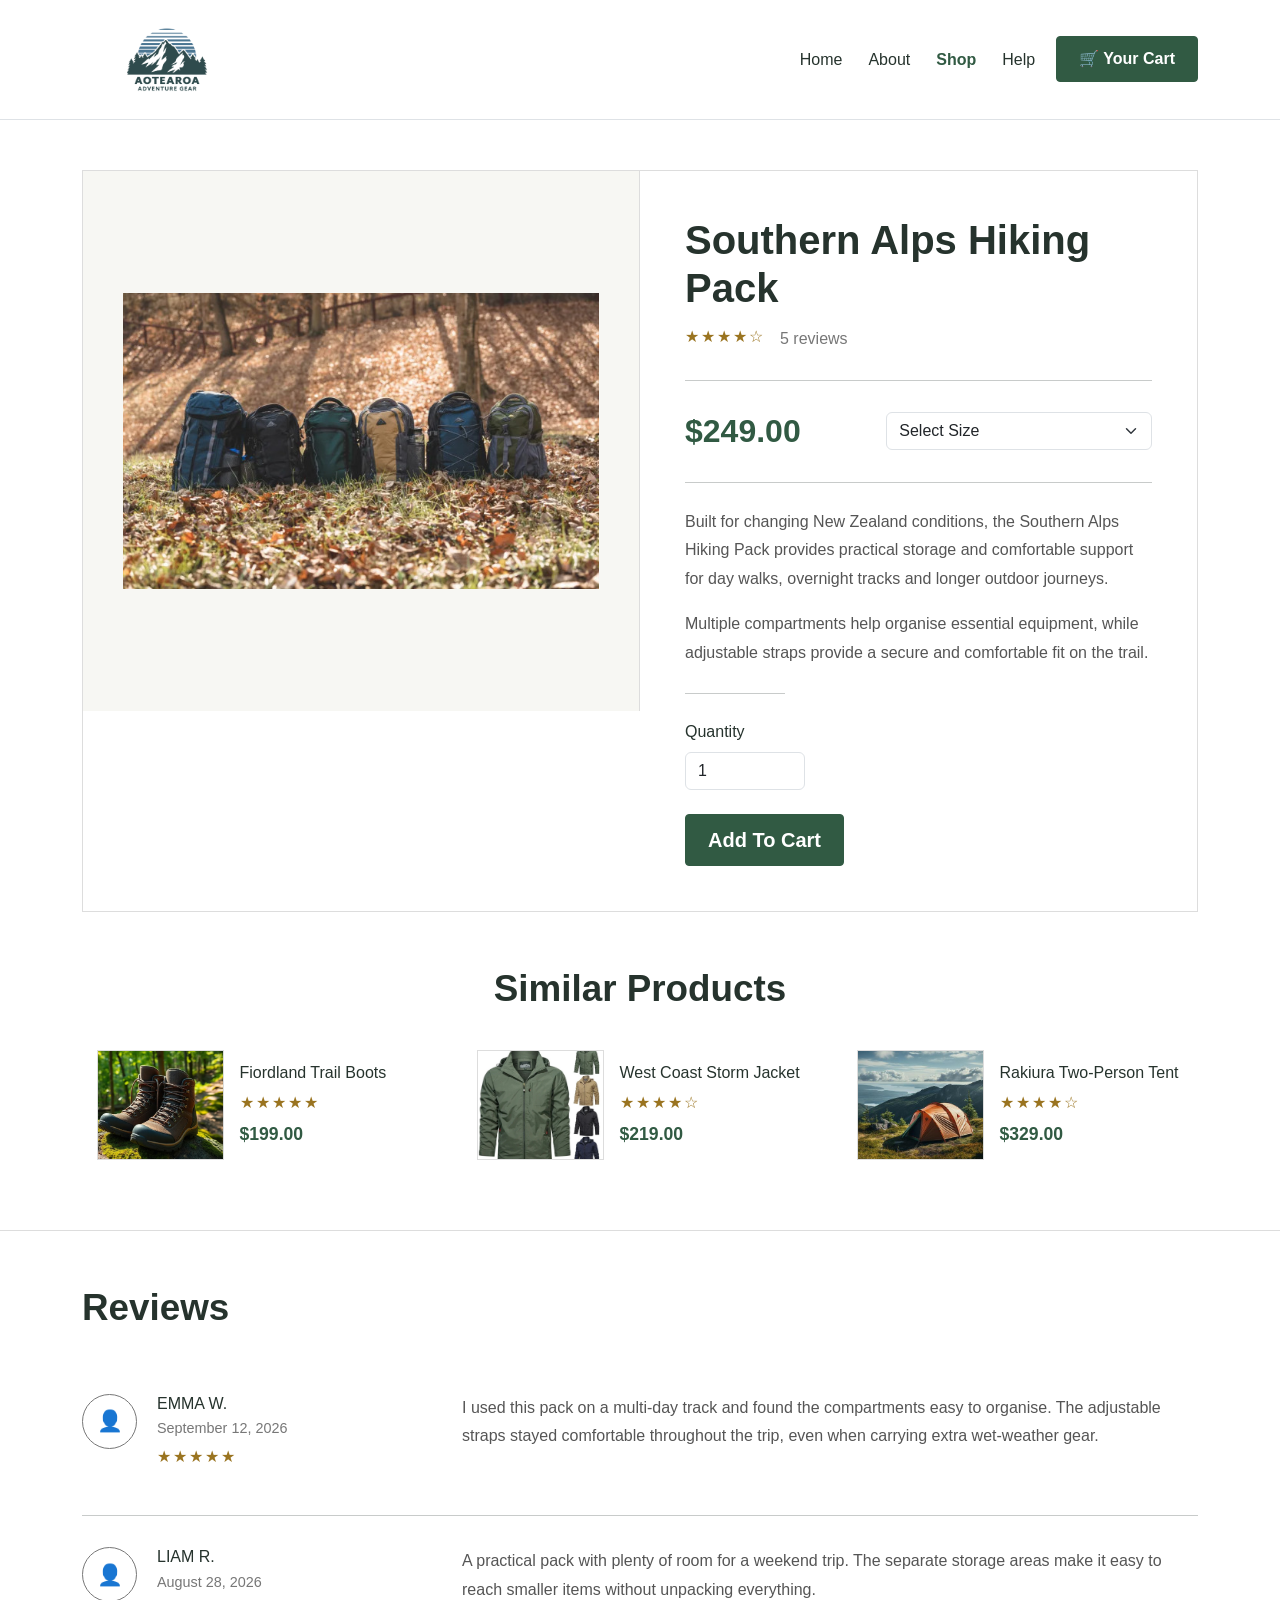
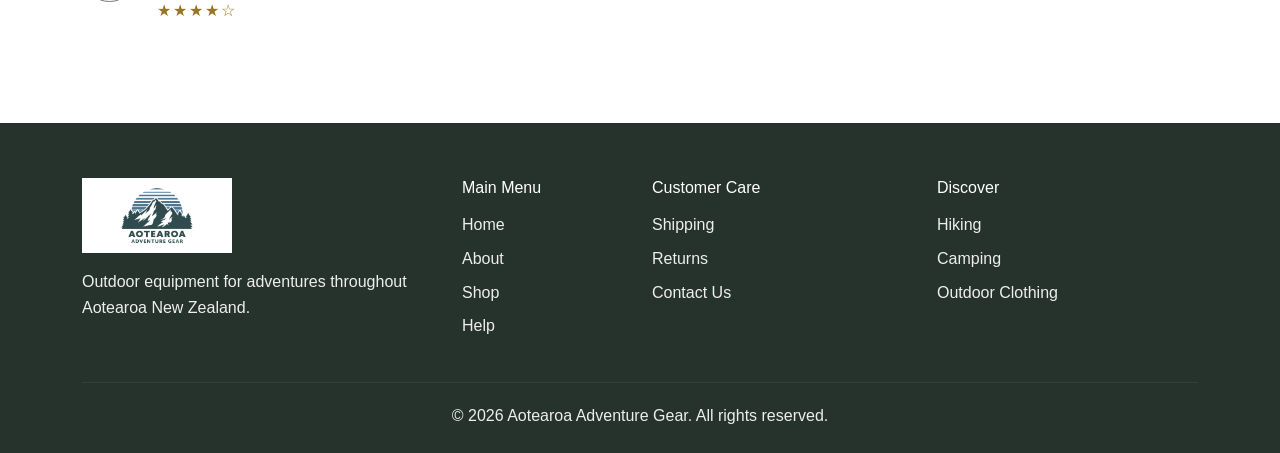
<file: AS2/product.html>
<!DOCTYPE html>
<html lang="en">

<head>
    <meta charset="UTF-8">

    <meta name="viewport"
          content="width=device-width, initial-scale=1.0">

    <meta name="description"
          content="View outdoor equipment details from Aotearoa Adventure Gear.">

    <title>Aotearoa Adventure Gear | Product Details</title>

    <!-- Bootstrap CSS stored locally -->
    <link rel="stylesheet" href="css/bootstrap.min.css">

    <!-- Custom CSS -->
    <link rel="stylesheet" href="css/custom-style.css">
</head>


<body id="top">


    <!-- =====================================================
         HEADER AND NAVIGATION
         ===================================================== -->

    <header>

        <nav class="navbar navbar-expand-lg navbar-light bg-white border-bottom">

            <div class="container">

                <!-- Logo -->
                <a class="navbar-brand"
                   href="index.html">

                    <img src="images/logo.png"
                         alt="Aotearoa Adventure Gear logo"
                         class="site-logo">

                </a>


                <!-- Mobile navigation button -->
                <button class="navbar-toggler"
                        type="button"
                        data-bs-toggle="collapse"
                        data-bs-target="#mainNavigation"
                        aria-controls="mainNavigation"
                        aria-expanded="false"
                        aria-label="Toggle navigation">

                    <span class="navbar-toggler-icon"></span>

                </button>


                <!-- Navigation -->
                <div class="collapse navbar-collapse"
                     id="mainNavigation">

                    <ul class="navbar-nav ms-auto align-items-lg-center">

                        <li class="nav-item">

                            <a class="nav-link"
                               href="index.html">
                                Home
                            </a>

                        </li>


                        <li class="nav-item">

                            <a class="nav-link"
                               href="index.html#about">
                                About
                            </a>

                        </li>


                        <li class="nav-item">

                            <a class="nav-link active"
                               href="shop.html">
                                Shop
                            </a>

                        </li>


                        <li class="nav-item">

                            <a class="nav-link"
                               href="#footer">
                                Help
                            </a>

                        </li>


                        <li class="nav-item ms-lg-2">

                            <a class="btn btn-adventure"
                               href="cart.html">

                                <span aria-hidden="true">🛒</span>
                                Your Cart

                            </a>

                        </li>

                    </ul>

                </div>

            </div>

        </nav>

    </header>



    <!-- =====================================================
         MAIN CONTENT
         ===================================================== -->

    <main>


        <!-- =================================================
             PRODUCT DETAILS
             ================================================= -->

        <section class="product-detail-section">

            <div class="container">

                <div class="row g-0 product-detail-wrapper">


                    <!-- =====================================
                         PRODUCT IMAGE
                         ===================================== -->

                    <div class="col-12 col-lg-6">

                        <div class="main-product-image-container">

                            <img src="images/backpack.jpeg"
                                 alt="Southern Alps hiking backpack"
                                 class="main-product-image">

                        </div>

                    </div>



                    <!-- =====================================
                         PRODUCT INFORMATION
                         ===================================== -->

                    <div class="col-12 col-lg-6">

                        <div class="product-information">


                            <!-- Product title -->

                            <h1>
                                Southern Alps Hiking Pack
                            </h1>



                            <!-- Rating -->

                            <div class="product-review-summary">

                                <span class="product-rating"
                                      aria-label="Rated four out of five stars">

                                    ★★★★☆

                                </span>

                                <span class="review-count">
                                    5 reviews
                                </span>

                            </div>


                            <hr>



                            <!-- Price and model -->

                            <div class="row align-items-center g-3 product-price-row">

                                <div class="col-12 col-md-5">

                                    <p class="product-detail-price">
                                        $249.00
                                    </p>

                                </div>


                                <div class="col-12 col-md-7">

                                    <label for="productModel"
                                           class="visually-hidden">

                                        Select backpack size

                                    </label>


                                    <select id="productModel"
                                            name="productModel"
                                            class="form-select">

                                        <option value="">
                                            Select Size
                                        </option>

                                        <option value="35">
                                            35 Litre
                                        </option>

                                        <option value="45">
                                            45 Litre
                                        </option>

                                        <option value="55">
                                            55 Litre
                                        </option>

                                    </select>

                                </div>

                            </div>


                            <hr>



                            <!-- Description -->

                            <div class="product-description">

                                <p>
                                    Built for changing New Zealand
                                    conditions, the Southern Alps Hiking
                                    Pack provides practical storage and
                                    comfortable support for day walks,
                                    overnight tracks and longer outdoor
                                    journeys.
                                </p>


                                <p>
                                    Multiple compartments help organise
                                    essential equipment, while adjustable
                                    straps provide a secure and comfortable
                                    fit on the trail.
                                </p>

                            </div>


                            <hr class="short-rule">



                            <!-- Quantity -->

                            <div class="product-quantity-area">

                                <label for="productQuantity"
                                       class="form-label">

                                    Quantity

                                </label>


                                <input type="number"
                                       id="productQuantity"
                                       name="productQuantity"
                                       class="form-control" 
                                       value="1"
                                       min="1"
                                       max="10"
                                       step="1"
                                       required>
                                
                                <div class="invalid-feedback">
                                    Please enter a quantity between 1 and 10.
                                </div>    

                            </div>



                            <!-- Add to cart -->

                            <a href="cart.html"
                               class="btn btn-adventure btn-lg mt-4">

                                Add To Cart

                            </a>


                        </div>

                    </div>

                </div>

            </div>

        </section>



        <!-- =================================================
             SIMILAR PRODUCTS
             ================================================= -->

        <section class="similar-products-section">

            <div class="container">

                <h2 class="text-center mb-4">
                    Similar Products
                </h2>


                <div class="row g-4">


                    <!-- Product 1 -->

                    <article class="col-12 col-md-4">

                        <div class="similar-product-card">

                            <div class="row align-items-center g-3">

                                <div class="col-5">

                                    <a href="product.html">

                                        <img src="images/hiking-boots.jpeg"
                                             alt="Fiordland Trail Boots"
                                             class="similar-product-image">

                                    </a>

                                </div>


                                <div class="col-7">

                                    <h3 class="h6">
                                        Fiordland Trail Boots
                                    </h3>

                                    <p class="product-rating mb-1">
                                        ★★★★★
                                    </p>

                                    <p class="price mb-0">
                                        $199.00
                                    </p>

                                </div>

                            </div>

                        </div>

                    </article>



                    <!-- Product 2 -->

                    <article class="col-12 col-md-4">

                        <div class="similar-product-card">

                            <div class="row align-items-center g-3">

                                <div class="col-5">

                                    <a href="product.html">

                                        <img src="images/jacket.jpeg"
                                             alt="West Coast Storm Jacket"
                                             class="similar-product-image">

                                    </a>

                                </div>


                                <div class="col-7">

                                    <h3 class="h6">
                                        West Coast Storm Jacket
                                    </h3>

                                    <p class="product-rating mb-1">
                                        ★★★★☆
                                    </p>

                                    <p class="price mb-0">
                                        $219.00
                                    </p>

                                </div>

                            </div>

                        </div>

                    </article>



                    <!-- Product 3 -->

                    <article class="col-12 col-md-4">

                        <div class="similar-product-card">

                            <div class="row align-items-center g-3">

                                <div class="col-5">

                                    <a href="product.html">

                                        <img src="images/tent.jpeg"
                                             alt="Rakiura Two-Person Tent"
                                             class="similar-product-image">

                                    </a>

                                </div>


                                <div class="col-7">

                                    <h3 class="h6">
                                        Rakiura Two-Person Tent
                                    </h3>

                                    <p class="product-rating mb-1">
                                        ★★★★☆
                                    </p>

                                    <p class="price mb-0">
                                        $329.00
                                    </p>

                                </div>

                            </div>

                        </div>

                    </article>


                </div>

            </div>

        </section>



        <!-- =================================================
             CUSTOMER REVIEWS
             ================================================= -->

        <section class="reviews-section">

            <div class="container">

                <h2 class="mb-5">
                    Reviews
                </h2>



                <!-- =========================================
                     REVIEW 1
                     ========================================= -->

                <article class="customer-review">

                    <div class="row g-4">


                        <!-- Reviewer information -->

                        <div class="col-12 col-md-4">

                            <div class="reviewer-information">

                                <div class="review-user-icon"
                                     aria-hidden="true">

                                    👤

                                </div>


                                <div>

                                    <h3 class="h6 mb-1">
                                        EMMA W.
                                    </h3>

                                    <p class="review-date mb-1">
                                        September 12, 2026
                                    </p>

                                    <p class="product-rating mb-0"
                                       aria-label="Rated five out of five stars">

                                        ★★★★★

                                    </p>

                                </div>

                            </div>

                        </div>



                        <!-- Review text -->

                        <div class="col-12 col-md-8">

                            <p>
                                I used this pack on a multi-day track
                                and found the compartments easy to
                                organise. The adjustable straps stayed
                                comfortable throughout the trip, even
                                when carrying extra wet-weather gear.
                            </p>

                        </div>


                    </div>

                </article>



                <hr>



                <!-- =========================================
                     REVIEW 2
                     ========================================= -->

                <article class="customer-review">

                    <div class="row g-4">


                        <!-- Reviewer information -->

                        <div class="col-12 col-md-4">

                            <div class="reviewer-information">

                                <div class="review-user-icon"
                                     aria-hidden="true">

                                    👤

                                </div>


                                <div>

                                    <h3 class="h6 mb-1">
                                        LIAM R.
                                    </h3>

                                    <p class="review-date mb-1">
                                        August 28, 2026
                                    </p>

                                    <p class="product-rating mb-0"
                                       aria-label="Rated four out of five stars">

                                        ★★★★☆

                                    </p>

                                </div>

                            </div>

                        </div>



                        <!-- Review text -->

                        <div class="col-12 col-md-8">

                            <p>
                                A practical pack with plenty of room
                                for a weekend trip. The separate storage
                                areas make it easy to reach smaller
                                items without unpacking everything.
                            </p>

                        </div>


                    </div>

                </article>


            </div>

        </section>


    </main>



    <!-- =====================================================
         FOOTER
         ===================================================== -->

    <footer class="site-footer"
            id="footer">

        <div class="container">


            <div class="row g-4">


                <!-- Company information -->

                <div class="col-12 col-md-4">

                    <img src="images/logo.png"
                         alt="Aotearoa Adventure Gear"
                         class="footer-logo">


                    <p class="mt-3">

                        Outdoor equipment for adventures
                        throughout Aotearoa New Zealand.

                    </p>

                </div>



                <!-- Main menu -->

                <div class="col-6 col-md-2">

                    <h2 class="h6">
                        Main Menu
                    </h2>


                    <ul class="list-unstyled">

                        <li>
                            <a href="index.html">
                                Home
                            </a>
                        </li>

                        <li>
                            <a href="index.html#about">
                                About
                            </a>
                        </li>

                        <li>
                            <a href="shop.html">
                                Shop
                            </a>
                        </li>

                        <li>
                            <a href="#footer">
                                Help
                            </a>
                        </li>

                    </ul>

                </div>



                <!-- Customer support -->

                <div class="col-6 col-md-3">

                    <h2 class="h6">
                        Customer Care
                    </h2>


                    <ul class="list-unstyled">

                        <li>
                            <a href="shipping.html">
                                Shipping
                            </a>
                        </li>

                        <li>
                            <a href="#footer">
                                Returns
                            </a>
                        </li>

                        <li>
                            <a href="#footer">
                                Contact Us
                            </a>
                        </li>

                    </ul>

                </div>



                <!-- Discover -->

                <div class="col-12 col-md-3">

                    <h2 class="h6">
                        Discover
                    </h2>


                    <ul class="list-unstyled">

                        <li>
                            <a href="shop.html">
                                Hiking
                            </a>
                        </li>

                        <li>
                            <a href="shop.html">
                                Camping
                            </a>
                        </li>

                        <li>
                            <a href="shop.html">
                                Outdoor Clothing
                            </a>
                        </li>

                    </ul>

                </div>


            </div>


            <hr>


            <p class="text-center mb-0">

                &copy; 2026 Aotearoa Adventure Gear.
                All rights reserved.

            </p>


        </div>

    </footer>



    <!-- Bootstrap JavaScript stored locally -->
    <script src="js/bootstrap.bundle.min.js"></script>


</body>

</html>
</file>
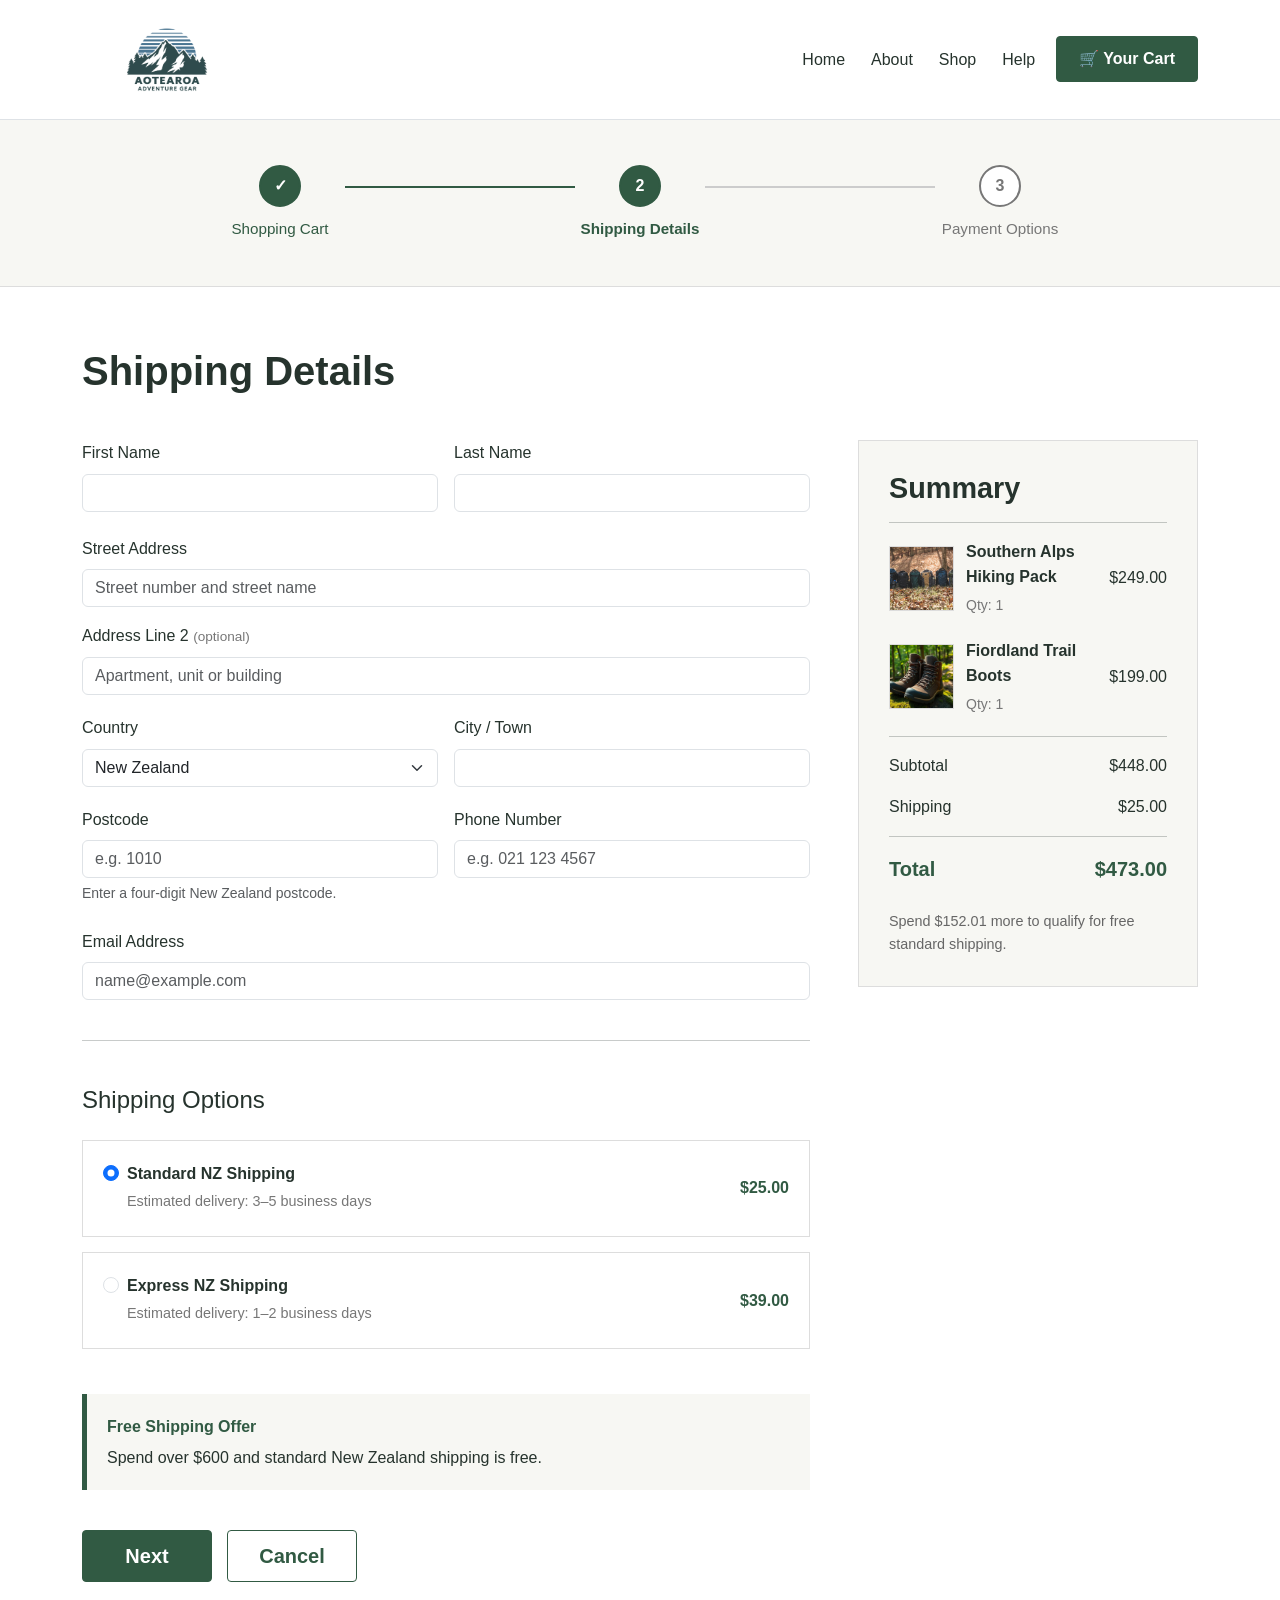
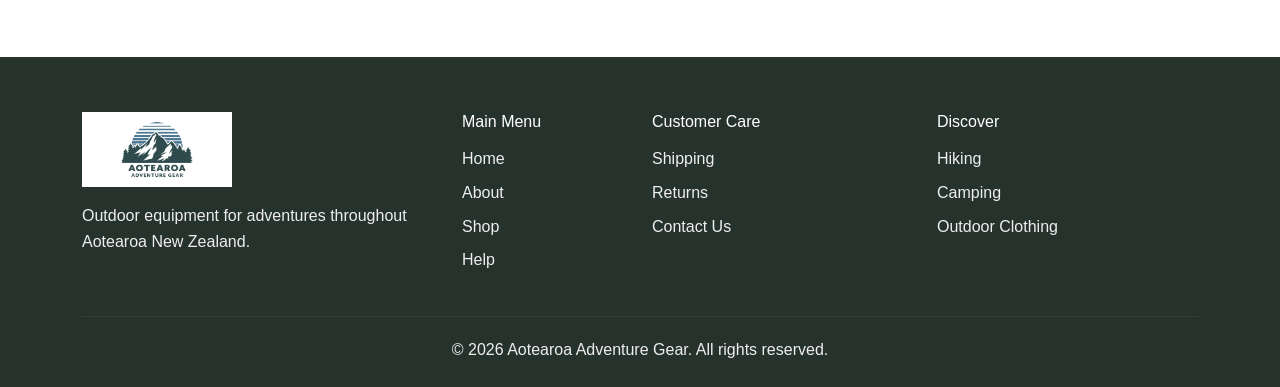
<file: AS2/shipping.html>
<!DOCTYPE html>
<html lang="en">

<head>
    <meta charset="UTF-8">

    <meta name="viewport"
          content="width=device-width, initial-scale=1.0">

    <meta name="description"
          content="Enter shipping details for your Aotearoa Adventure Gear order.">

    <title>Aotearoa Adventure Gear | Shipping Details</title>

    <!-- Bootstrap CSS stored locally -->
    <link rel="stylesheet" href="css/bootstrap.min.css">

    <!-- Custom CSS -->
    <link rel="stylesheet" href="css/custom-style.css">
</head>


<body id="top">


    <!-- =====================================================
         HEADER AND NAVIGATION
         ===================================================== -->

    <header>

        <nav class="navbar navbar-expand-lg navbar-light bg-white border-bottom">

            <div class="container">

                <!-- Logo -->
                <a class="navbar-brand"
                   href="index.html">

                    <img src="images/logo.png"
                         alt="Aotearoa Adventure Gear logo"
                         class="site-logo">

                </a>


                <!-- Mobile navigation button -->
                <button class="navbar-toggler"
                        type="button"
                        data-bs-toggle="collapse"
                        data-bs-target="#mainNavigation"
                        aria-controls="mainNavigation"
                        aria-expanded="false"
                        aria-label="Toggle navigation">

                    <span class="navbar-toggler-icon"></span>

                </button>


                <!-- Navigation -->
                <div class="collapse navbar-collapse"
                     id="mainNavigation">

                    <ul class="navbar-nav ms-auto align-items-lg-center">

                        <li class="nav-item">

                            <a class="nav-link"
                               href="index.html">
                                Home
                            </a>

                        </li>


                        <li class="nav-item">

                            <a class="nav-link"
                               href="index.html#about">
                                About
                            </a>

                        </li>


                        <li class="nav-item">

                            <a class="nav-link"
                               href="shop.html">
                                Shop
                            </a>

                        </li>


                        <li class="nav-item">

                            <a class="nav-link"
                               href="#footer">
                                Help
                            </a>

                        </li>


                        <li class="nav-item ms-lg-2">

                            <a class="btn btn-adventure"
                               href="cart.html">

                                <span aria-hidden="true">🛒</span>
                                Your Cart

                            </a>

                        </li>

                    </ul>

                </div>

            </div>

        </nav>

    </header>



    <!-- =====================================================
         MAIN CONTENT
         ===================================================== -->

    <main>


        <!-- =================================================
             CHECKOUT PROGRESS
             ================================================= -->

        <section class="checkout-progress-section">

            <div class="container">

                <nav aria-label="Checkout progress">

                    <div class="checkout-progress">


                        <!-- Step 1 - completed -->

                        <div class="checkout-step completed">

                            <div class="checkout-step-number">
                                ✓
                            </div>

                            <div class="checkout-step-label">
                                Shopping Cart
                            </div>

                        </div>


                        <div class="checkout-line completed-line"></div>


                        <!-- Step 2 - active -->

                        <div class="checkout-step active">

                            <div class="checkout-step-number">
                                2
                            </div>

                            <div class="checkout-step-label">
                                Shipping Details
                            </div>

                        </div>


                        <div class="checkout-line"></div>


                        <!-- Step 3 -->

                        <div class="checkout-step">

                            <div class="checkout-step-number">
                                3
                            </div>

                            <div class="checkout-step-label">
                                Payment Options
                            </div>

                        </div>


                    </div>

                </nav>

            </div>

        </section>



        <!-- =================================================
             SHIPPING DETAILS
             ================================================= -->

        <section class="shipping-section">

            <div class="container">

                <h1 class="shipping-page-title">
                    Shipping Details
                </h1>


                <div class="row g-5">


                    <!-- =====================================
                         SHIPPING FORM
                         ===================================== -->

                    <div class="col-12 col-lg-8">

                        <form id="shippingForm"
                              class="needs-validation"
                              novalidate>


                            <!-- =================================
                                 NAME
                                 ================================= -->

                            <div class="row g-3">

                                <div class="col-12 col-md-6">

                                    <label for="firstName"
                                           class="form-label">

                                        First Name

                                    </label>

                                    <input type="text"
                                           class="form-control"
                                           id="firstName"
                                           name="firstName"
                                           autocomplete="given-name"
                                           minlength="2"
                                           maxlength="40"
                                           required>

                                    <div class="invalid-feedback">
                                        Please enter your first name.
                                    </div>          

                                </div>


                                <div class="col-12 col-md-6">

                                    <label for="lastName"
                                           class="form-label">

                                        Last Name

                                    </label>

                                    <input type="text"
                                           class="form-control"
                                           id="lastName"
                                           name="lastName"
                                           minlength="2"
                                           maxlength="40"
                                           required>

                                    <div class="invalid-feedback">
                                        Please enter your last name.
                                    </div>    

                                </div>

                            </div>



                            <!-- =================================
                                 ADDRESS
                                 ================================= -->

                            <div class="mt-4">

                                <label for="address"
                                       class="form-label">

                                    Street Address

                                </label>

                                <input type="text"
                                       class="form-control"
                                       id="address"
                                       name="address"
                                       autocomplete="address-line1"
                                       placeholder="Street number and street name"
                                       minlength="5"
                                       maxlength="100"
                                       required>

                                <div class="invalid-feedback">
                                    Please enter a valid street address.
                                </div>           

                            </div>


                            <div class="mt-3">

                                <label for="address2"
                                       class="form-label">

                                    Address Line 2
                                    <span class="optional-text">
                                        (optional)
                                    </span>

                                </label>

                                <input type="text"
                                       class="form-control"
                                       id="address2"
                                       name="address2"
                                       autocomplete="address-line2"
                                       placeholder="Apartment, unit or building"
                                       maxlength="100">

                            </div>



                            <!-- =================================
                                 COUNTRY AND CITY
                                 ================================= -->

                            <div class="row g-3 mt-1">

                                <div class="col-12 col-md-6">

                                    <label for="country"
                                           class="form-label">

                                        Country

                                    </label>

                                    <select class="form-select"
                                            id="country"
                                            name="country"
                                            autocomplete="country-name"
                                            required>

                                        <option value="">
                                            Select country
                                        </option>

                                        <option value="NZ"
                                                selected>
                                            New Zealand
                                        </option>

                                        <option value="AU">
                                            Australia
                                        </option>

                                    </select>


                                    <div class="invalid-feedback">
                                        Please select a country.
                                    </div>    

                                </div>


                                <div class="col-12 col-md-6">

                                    <label for="city"
                                           class="form-label">

                                        City / Town

                                    </label>

                                    <input type="text"
                                           class="form-control"
                                           id="city"
                                           name="city"
                                           autocomplete="address-level2"
                                           minlength="2"
                                           maxlength="50"
                                           required>
                                        
                                           

                                    <div class="invalid-feedback">
                                        Please enter your city or town.
                                    </div>           

                                </div>

                            </div>



                            <!-- =================================
                                 POSTCODE AND PHONE
                                 ================================= -->

                            <div class="row g-3 mt-1">

                                <div class="col-12 col-md-6">

                                    <label for="postcode"
                                           class="form-label">

                                        Postcode

                                    </label>

                                    <input type="text"
                                           class="form-control"
                                           id="postcode"
                                           name="postcode"
                                           autocomplete="postal-code"
                                           inputmode="numeric"
                                           pattern="[0-9]{4}"
                                           maxlength="4"
                                           placeholder="e.g. 1010"
                                           required>

                                    <div class="invalid-feedback">
                                        Please enter a valid four-digit New Zealand postcode.
                                    </div>           

                                    <div class="form-text">
                                        Enter a four-digit New Zealand postcode.
                                    </div>

                                </div>


                                <div class="col-12 col-md-6">

                                    <label for="phone"
                                           class="form-label">

                                        Phone Number

                                    </label>

                                    <input type="tel"
                                           class="form-control"
                                           id="phone"
                                           name="phone"
                                           autocomplete="tel"
                                           pattern="[0-9+\s()-]{7,20}"
                                           placeholder="e.g. 021 123 4567"
                                           minlength="8"
                                           maxlength="20"
                                           required>

                                    <div class="invalid-feedback">
                                        Please enter a valid phone number.
                                    </div>          

                                </div>

                            </div>



                            <!-- =================================
                                 EMAIL
                                 ================================= -->

                            <div class="mt-4">

                                <label for="email"
                                       class="form-label">

                                    Email Address

                                </label>

                                <input type="email"
                                       class="form-control"
                                       id="email"
                                       name="email"
                                       autocomplete="email"
                                       placeholder="name@example.com"
                                       required>

                                <div class="invalid-feedback">
                                    Please enter a valid email address.
                                </div>           

                            </div>



                            <hr class="shipping-divider">



                            <!-- =================================
                                 SHIPPING METHOD
                                 ================================= -->

                            <fieldset class="shipping-options">

                                <legend>
                                    Shipping Options
                                </legend>


                                <!-- Standard -->

                                <div class="shipping-option">

                                    <div class="form-check">

                                        <input class="form-check-input"
                                               type="radio"
                                               name="shippingMethod"
                                               id="standardShipping"
                                               value="standard"
                                               checked>

                                        <label class="form-check-label"
                                               for="standardShipping">

                                            <strong>
                                                Standard NZ Shipping
                                            </strong>

                                            <span class="shipping-description">
                                                Estimated delivery: 3–5 business days
                                            </span>

                                        </label>

                                    </div>


                                    <span class="shipping-price">
                                        $25.00
                                    </span>

                                </div>



                                <!-- Express -->

                                <div class="shipping-option">

                                    <div class="form-check">

                                        <input class="form-check-input"
                                               type="radio"
                                               name="shippingMethod"
                                               id="expressShipping"
                                               value="express">

                                        <label class="form-check-label"
                                               for="expressShipping">

                                            <strong>
                                                Express NZ Shipping
                                            </strong>

                                            <span class="shipping-description">
                                                Estimated delivery: 1–2 business days
                                            </span>

                                        </label>

                                    </div>


                                    <span class="shipping-price">
                                        $39.00
                                    </span>

                                </div>


                            </fieldset>



                            <!-- =================================
                                 FREE SHIPPING OFFER
                                 Task 2 JavaScript will update this
                                 ================================= -->

                            <div class="free-shipping-offer"
                                 id="freeShippingOffer">

                                <strong>
                                    Free Shipping Offer
                                </strong>

                                <p class="mb-0">

                                    Spend over $600 and standard
                                    New Zealand shipping is free.

                                </p>

                            </div>



                            <!-- =================================
                                 BUTTONS
                                 ================================= -->

                            <div class="shipping-actions">

                                <button type="submit"
                                        class="btn btn-adventure btn-lg">

                                    Next

                                </button>


                                <a href="cart.html"
                                   class="btn btn-outline-adventure btn-lg">

                                    Cancel

                                </a>

                            </div>


                        </form>

                    </div>



                    <!-- =====================================
                         ORDER SUMMARY
                         ===================================== -->

                    <aside class="col-12 col-lg-4">

                        <div class="cart-summary shipping-summary">

                            <h2>
                                Summary
                            </h2>


                            <hr>



                            <!-- Product 1 -->

                            <div class="shipping-summary-product">

                                <img src="images/backpack.jpeg"
                                     alt="Southern Alps Hiking Pack"
                                     class="shipping-summary-image">


                                <div class="shipping-summary-details">

                                    <p class="summary-product-name">
                                        Southern Alps Hiking Pack
                                    </p>

                                    <small>
                                        Qty: 1
                                    </small>

                                </div>


                                <span>
                                    $249.00
                                </span>

                            </div>



                            <!-- Product 2 -->

                            <div class="shipping-summary-product">

                                <img src="images/hiking-boots.jpeg"
                                     alt="Fiordland Trail Boots"
                                     class="shipping-summary-image">


                                <div class="shipping-summary-details">

                                    <p class="summary-product-name">
                                        Fiordland Trail Boots
                                    </p>

                                    <small>
                                        Qty: 1
                                    </small>

                                </div>


                                <span>
                                    $199.00
                                </span>

                            </div>


                            <hr>



                            <!-- Subtotal -->

                            <div class="summary-row">

                                <span>
                                    Subtotal
                                </span>

                                <span id="shippingSubtotal">
                                    $448.00
                                </span>

                            </div>



                            <!-- Shipping -->

                            <div class="summary-row">

                                <span>
                                    Shipping
                                </span>

                                <span id="shippingCost">
                                    $25.00
                                </span>

                            </div>


                            <hr>



                            <!-- Total -->

                            <div class="summary-row summary-total">

                                <span>
                                    Total
                                </span>

                                <span id="shippingTotal">
                                    $473.00
                                </span>

                            </div>



                            <!-- Free shipping message -->

                            <p class="summary-note"
                               id="shippingMessage">

                                Add $152.01 or more to your cart
                                to qualify for free standard shipping.

                            </p>


                        </div>

                    </aside>


                </div>

            </div>

        </section>


    </main>



    <!-- =====================================================
         FOOTER
         ===================================================== -->

    <footer class="site-footer"
            id="footer">

        <div class="container">

            <div class="row g-4">


                <!-- Company -->

                <div class="col-12 col-md-4">

                    <img src="images/logo.png"
                         alt="Aotearoa Adventure Gear"
                         class="footer-logo">

                    <p class="mt-3">

                        Outdoor equipment for adventures
                        throughout Aotearoa New Zealand.

                    </p>

                </div>



                <!-- Main Menu -->

                <div class="col-6 col-md-2">

                    <h2 class="h6">
                        Main Menu
                    </h2>

                    <ul class="list-unstyled">

                        <li>
                            <a href="index.html">
                                Home
                            </a>
                        </li>

                        <li>
                            <a href="index.html#about">
                                About
                            </a>
                        </li>

                        <li>
                            <a href="shop.html">
                                Shop
                            </a>
                        </li>

                        <li>
                            <a href="#footer">
                                Help
                            </a>
                        </li>

                    </ul>

                </div>



                <!-- Customer Care -->

                <div class="col-6 col-md-3">

                    <h2 class="h6">
                        Customer Care
                    </h2>

                    <ul class="list-unstyled">

                        <li>
                            <a href="shipping.html">
                                Shipping
                            </a>
                        </li>

                        <li>
                            <a href="#footer">
                                Returns
                            </a>
                        </li>

                        <li>
                            <a href="#footer">
                                Contact Us
                            </a>
                        </li>

                    </ul>

                </div>



                <!-- Discover -->

                <div class="col-12 col-md-3">

                    <h2 class="h6">
                        Discover
                    </h2>

                    <ul class="list-unstyled">

                        <li>
                            <a href="shop.html">
                                Hiking
                            </a>
                        </li>

                        <li>
                            <a href="shop.html">
                                Camping
                            </a>
                        </li>

                        <li>
                            <a href="shop.html">
                                Outdoor Clothing
                            </a>
                        </li>

                    </ul>

                </div>


            </div>


            <hr>


            <p class="text-center mb-0">

                &copy; 2026 Aotearoa Adventure Gear.
                All rights reserved.

            </p>

        </div>

    </footer>



    <!-- Bootstrap JavaScript stored locally -->
    <script src="js/bootstrap.bundle.min.js"></script>
    <script src="js/shipping.js"></script>



</body>

</html>
</file>
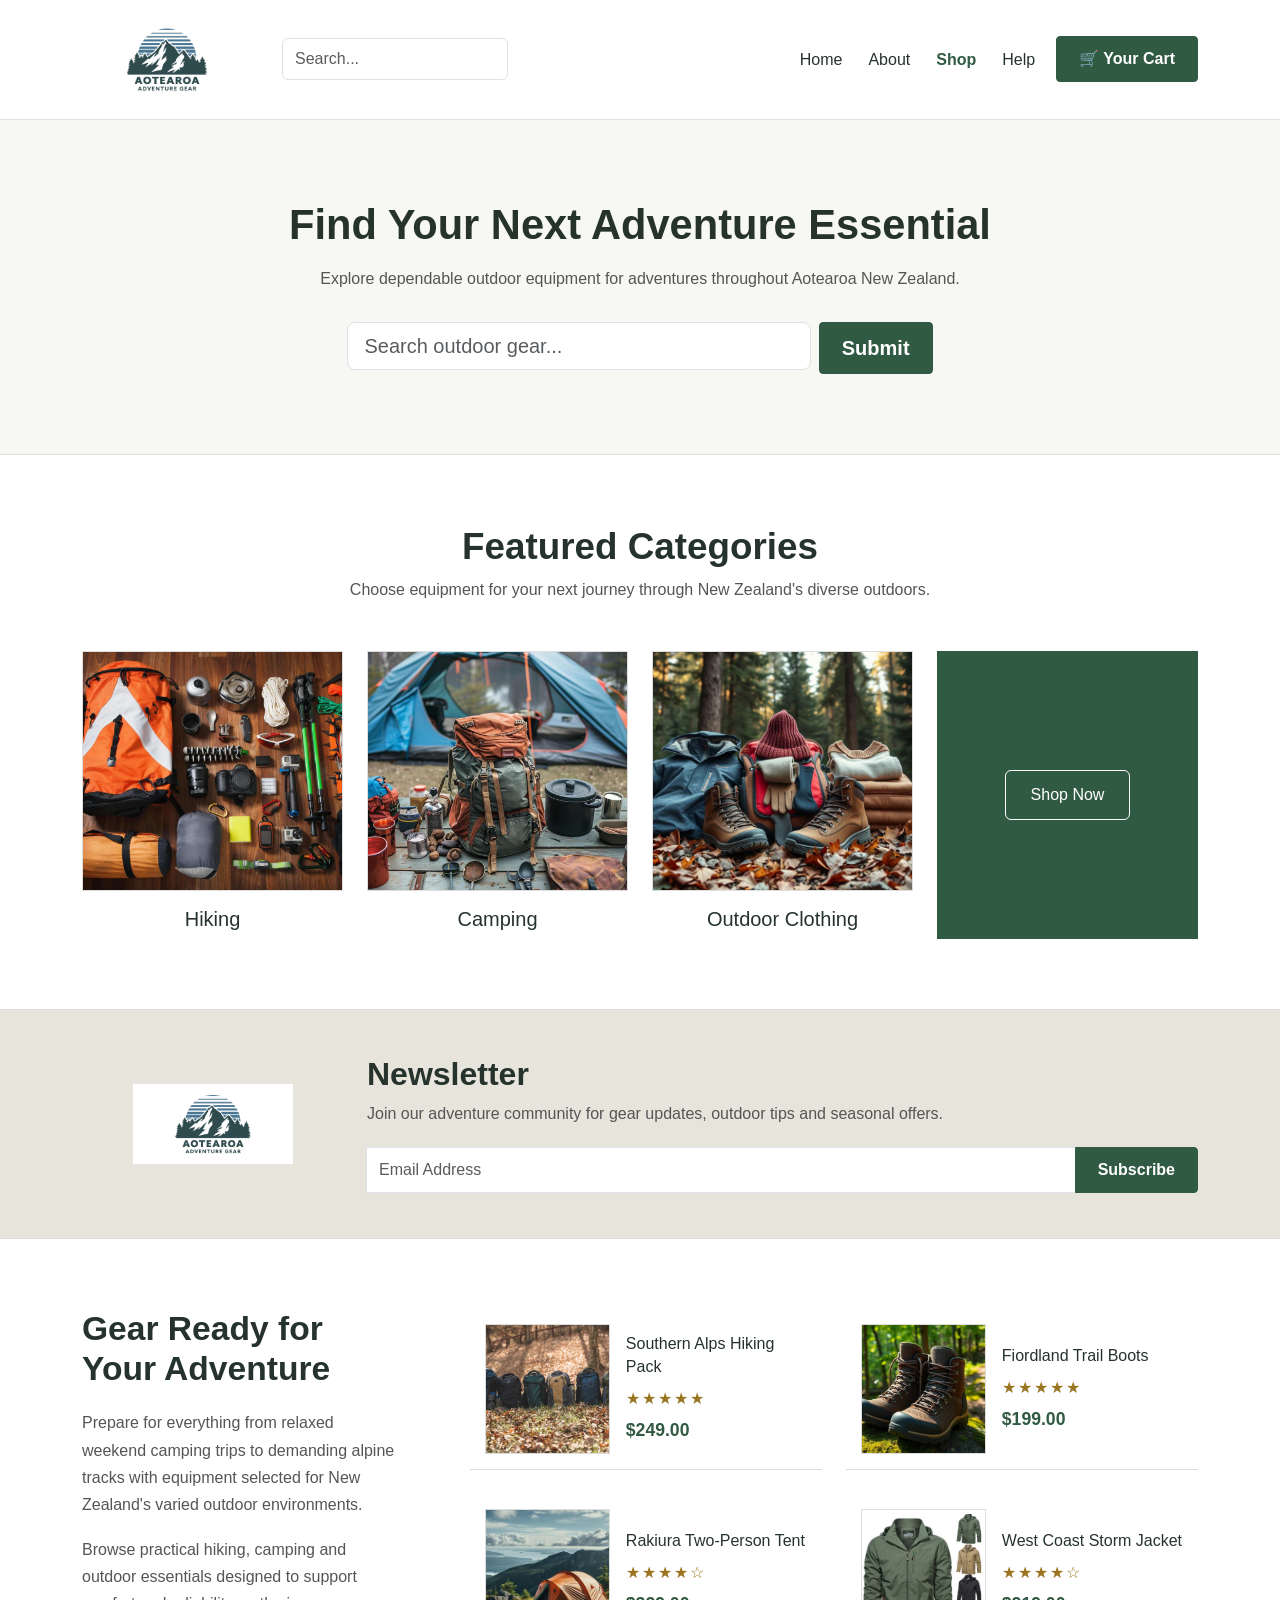
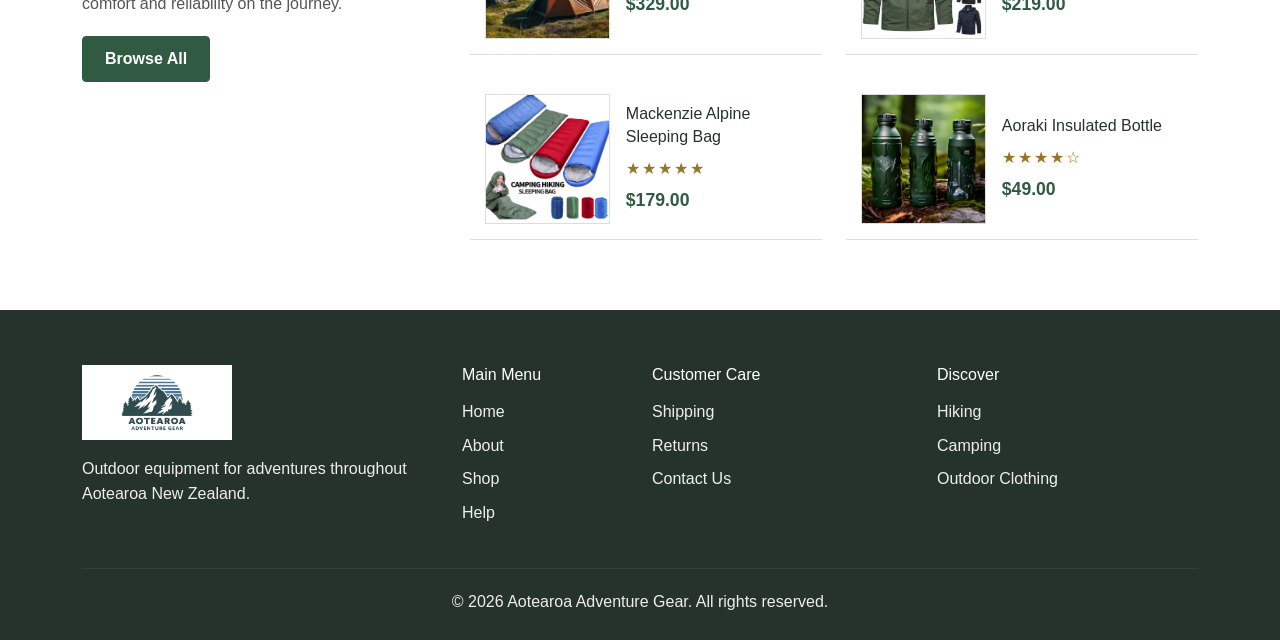
<file: AS2/shop.html>
<!DOCTYPE html>
<html lang="en">

<head>
    <meta charset="UTF-8">

    <meta name="viewport"
          content="width=device-width, initial-scale=1.0">

    <meta name="description"
          content="Shop outdoor equipment and adventure gear from Aotearoa Adventure Gear.">

    <title>Aotearoa Adventure Gear | Shop</title>

    <!-- Bootstrap CSS stored locally -->
    <link rel="stylesheet" href="css/bootstrap.min.css">

    <!-- Aotearoa Adventure Gear custom CSS -->
    <link rel="stylesheet" href="css/custom-style.css">
</head>


<body id="top">


    <!-- =====================================================
         HEADER AND NAVIGATION
         ===================================================== -->

    <header>

        <nav class="navbar navbar-expand-lg navbar-light bg-white border-bottom">

            <div class="container">

                <!-- Logo -->
                <a class="navbar-brand"
                   href="index.html">

                    <img src="images/logo.png"
                         alt="Aotearoa Adventure Gear logo"
                         class="site-logo">

                </a>


                <!-- Mobile navigation button -->
                <button class="navbar-toggler"
                        type="button"
                        data-bs-toggle="collapse"
                        data-bs-target="#mainNavigation"
                        aria-controls="mainNavigation"
                        aria-expanded="false"
                        aria-label="Toggle navigation">

                    <span class="navbar-toggler-icon"></span>

                </button>


                <!-- Navigation -->
                <div class="collapse navbar-collapse"
                     id="mainNavigation">


                    <!-- Search -->
                    <form class="d-flex me-lg-auto mt-3 mt-lg-0"
                          role="search">

                        <label for="headerSearch"
                               class="visually-hidden">
                            Search products
                        </label>

                        <input class="form-control"
                               type="search"
                               id="headerSearch"
                               placeholder="Search..."
                               aria-label="Search">

                    </form>


                    <!-- Main menu -->
                    <ul class="navbar-nav ms-auto align-items-lg-center">

                        <li class="nav-item">

                            <a class="nav-link"
                               href="index.html">
                                Home
                            </a>

                        </li>


                        <li class="nav-item">

                            <a class="nav-link"
                               href="index.html#about">
                                About
                            </a>

                        </li>


                        <li class="nav-item">

                            <a class="nav-link active"
                               aria-current="page"
                               href="shop.html">
                                Shop
                            </a>

                        </li>


                        <li class="nav-item">

                            <a class="nav-link"
                               href="#footer">
                                Help
                            </a>

                        </li>


                        <li class="nav-item ms-lg-2">

                            <a class="btn btn-adventure"
                               href="cart.html">

                                <span aria-hidden="true">🛒</span>
                                Your Cart

                            </a>

                        </li>

                    </ul>

                </div>

            </div>

        </nav>

    </header>



    <!-- =====================================================
         MAIN SHOP CONTENT
         ===================================================== -->

    <main>


        <!-- =================================================
             SHOP INTRODUCTION AND SEARCH
             ================================================= -->

        <section class="shop-hero">

            <div class="container text-center">

                <h1>
                    Find Your Next Adventure Essential
                </h1>

                <p class="shop-intro">
                    Explore dependable outdoor equipment for
                    adventures throughout Aotearoa New Zealand.
                </p>


                <!-- Shop search form -->
                <form class="shop-search-form"
                      role="search">

                    <div class="row justify-content-center g-2">

                        <div class="col-12 col-md-7">

                            <label for="shopSearch"
                                   class="visually-hidden">
                                Search outdoor gear
                            </label>

                            <input type="search"
                                   class="form-control form-control-lg"
                                   id="shopSearch"
                                   name="shopSearch"
                                   placeholder="Search outdoor gear..."
                                   aria-label="Search outdoor gear">

                        </div>


                        <div class="col-12 col-md-auto">

                            <button type="submit"
                                    class="btn btn-adventure btn-lg w-100">

                                Submit

                            </button>

                        </div>

                    </div>

                </form>

            </div>

        </section>



        <!-- =================================================
             FEATURED CATEGORIES
             ================================================= -->

        <section class="featured-categories">

            <div class="container">


                <div class="text-center mb-5">

                    <h2>
                        Featured Categories
                    </h2>

                    <p>
                        Choose equipment for your next journey
                        through New Zealand's diverse outdoors.
                    </p>

                </div>



                <div class="row justify-content-center g-4">


                    <!-- Hiking category -->

                    <article class="col-12 col-sm-6 col-lg-3">

                        <div class="shop-category-card text-center">

                            <img src="images/hiking.jpeg"
                                 alt="Hiking equipment"
                                 class="img-fluid shop-category-image">

                            <h3 class="h5 mt-3">
                                Hiking
                            </h3>

                        </div>

                    </article>



                    <!-- Camping category -->

                    <article class="col-12 col-sm-6 col-lg-3">

                        <div class="shop-category-card text-center">

                            <img src="images/camping.jpeg"
                                 alt="Camping equipment"
                                 class="img-fluid shop-category-image">

                            <h3 class="h5 mt-3">
                                Camping
                            </h3>

                        </div>

                    </article>



                    <!-- Outdoor clothing category -->

                    <article class="col-12 col-sm-6 col-lg-3">

                        <div class="shop-category-card text-center">

                            <img src="images/clothing.jpeg"
                                 alt="Outdoor clothing"
                                 class="img-fluid shop-category-image">

                            <h3 class="h5 mt-3">
                                Outdoor Clothing
                            </h3>

                        </div>

                    </article>



                    <!-- Shop Now category -->

                    <div class="col-12 col-sm-6 col-lg-3">

                        <div class="category-shop-now">

                            <a href="#products"
                               class="btn category-shop-button">

                                Shop Now

                            </a>

                        </div>

                    </div>


                </div>

            </div>

        </section>



        <!-- =================================================
             NEWSLETTER
             ================================================= -->

        <section class="shop-newsletter">

            <div class="container">

                <div class="row align-items-center g-4">


                    <!-- Logo area -->

                    <div class="col-12 col-md-3 text-center">

                        <img src="images/logo.png"
                             alt="Aotearoa Adventure Gear"
                             class="newsletter-logo">

                    </div>



                    <!-- Newsletter form -->

                    <div class="col-12 col-md-9">

                        <h2>
                            Newsletter
                        </h2>

                        <p>
                            Join our adventure community for gear
                            updates, outdoor tips and seasonal offers.
                        </p>


                        <form>

                            <div class="input-group">

                                <label for="shopNewsletterEmail"
                                       class="visually-hidden">

                                    Email address

                                </label>


                                <input type="email"
                                       id="shopNewsletterEmail"
                                       name="shopNewsletterEmail"
                                       class="form-control"
                                       placeholder="Email Address"
                                       required>


                                <button type="submit"
                                        class="btn btn-adventure">

                                    Subscribe

                                </button>

                            </div>

                        </form>

                    </div>


                </div>

            </div>

        </section>



        <!-- =================================================
             PRODUCT BROWSING AREA
             ================================================= -->

        <section class="shop-products"
                 id="products">

            <div class="container">

                <div class="row g-5">


                    <!-- =====================================
                         LEFT PRODUCT INTRODUCTION
                         ===================================== -->

                    <aside class="col-12 col-lg-4">

                        <div class="shop-product-intro">

                            <h2>
                                Gear Ready for Your Adventure
                            </h2>


                            <p>
                                Prepare for everything from relaxed
                                weekend camping trips to demanding
                                alpine tracks with equipment selected
                                for New Zealand's varied outdoor
                                environments.
                            </p>


                            <p>
                                Browse practical hiking, camping and
                                outdoor essentials designed to support
                                comfort and reliability on the journey.
                            </p>


                            <a href="#product-list"
                               class="btn btn-adventure">

                                Browse All

                            </a>

                        </div>

                    </aside>



                    <!-- =====================================
                         RIGHT PRODUCT LIST
                         ===================================== -->

                    <div class="col-12 col-lg-8"
                         id="product-list">

                        <div class="row g-4">


                            <!-- =============================
                                 PRODUCT 1
                                 ============================= -->

                            <article class="col-12 col-md-6">

                                <div class="shop-product-card">

                                    <div class="row align-items-center g-3">

                                        <div class="col-5">

                                            <a href="product.html">

                                                <img src="images/backpack.jpeg"
                                                     alt="Southern Alps hiking backpack"
                                                     class="img-fluid shop-product-image">

                                            </a>

                                        </div>


                                        <div class="col-7">

                                            <h3 class="h6">
                                                Southern Alps Hiking Pack
                                            </h3>

                                            <p class="product-rating mb-1"
                                               aria-label="Rated five out of five stars">
                                                ★★★★★
                                            </p>

                                            <p class="price mb-0">
                                                $249.00
                                            </p>

                                        </div>

                                    </div>

                                </div>

                            </article>



                            <!-- =============================
                                 PRODUCT 2
                                 ============================= -->

                            <article class="col-12 col-md-6">

                                <div class="shop-product-card">

                                    <div class="row align-items-center g-3">

                                        <div class="col-5">

                                            <a href="product.html">

                                                <img src="images/hiking-boots.jpeg"
                                                     alt="Fiordland waterproof trail boots"
                                                     class="img-fluid shop-product-image">

                                            </a>

                                        </div>


                                        <div class="col-7">

                                            <h3 class="h6">
                                                Fiordland Trail Boots
                                            </h3>

                                            <p class="product-rating mb-1"
                                               aria-label="Rated five out of five stars">
                                                ★★★★★
                                            </p>

                                            <p class="price mb-0">
                                                $199.00
                                            </p>

                                        </div>

                                    </div>

                                </div>

                            </article>



                            <!-- =============================
                                 PRODUCT 3
                                 ============================= -->

                            <article class="col-12 col-md-6">

                                <div class="shop-product-card">

                                    <div class="row align-items-center g-3">

                                        <div class="col-5">

                                            <a href="product.html">

                                                <img src="images/tent.jpeg"
                                                     alt="Rakiura two person adventure tent"
                                                     class="img-fluid shop-product-image">

                                            </a>

                                        </div>


                                        <div class="col-7">

                                            <h3 class="h6">
                                                Rakiura Two-Person Tent
                                            </h3>

                                            <p class="product-rating mb-1"
                                               aria-label="Rated four out of five stars">
                                                ★★★★☆
                                            </p>

                                            <p class="price mb-0">
                                                $329.00
                                            </p>

                                        </div>

                                    </div>

                                </div>

                            </article>



                            <!-- =============================
                                 PRODUCT 4
                                 ============================= -->

                            <article class="col-12 col-md-6">

                                <div class="shop-product-card">

                                    <div class="row align-items-center g-3">

                                        <div class="col-5">

                                            <a href="product.html">

                                                <img src="images/jacket.jpeg"
                                                     alt="West Coast waterproof storm jacket"
                                                     class="img-fluid shop-product-image">

                                            </a>

                                        </div>


                                        <div class="col-7">

                                            <h3 class="h6">
                                                West Coast Storm Jacket
                                            </h3>

                                            <p class="product-rating mb-1"
                                               aria-label="Rated four out of five stars">
                                                ★★★★☆
                                            </p>

                                            <p class="price mb-0">
                                                $219.00
                                            </p>

                                        </div>

                                    </div>

                                </div>

                            </article>



                            <!-- =============================
                                 PRODUCT 5
                                 ============================= -->

                            <article class="col-12 col-md-6">

                                <div class="shop-product-card">

                                    <div class="row align-items-center g-3">

                                        <div class="col-5">

                                            <a href="product.html">

                                                <img src="images/sleeping-bag.jpeg"
                                                     alt="Mackenzie Alpine sleeping bag"
                                                     class="img-fluid shop-product-image">

                                            </a>

                                        </div>


                                        <div class="col-7">

                                            <h3 class="h6">
                                                Mackenzie Alpine Sleeping Bag
                                            </h3>

                                            <p class="product-rating mb-1"
                                               aria-label="Rated five out of five stars">
                                                ★★★★★
                                            </p>

                                            <p class="price mb-0">
                                                $179.00
                                            </p>

                                        </div>

                                    </div>

                                </div>

                            </article>



                            <!-- =============================
                                 PRODUCT 6
                                 ============================= -->

                            <article class="col-12 col-md-6">

                                <div class="shop-product-card">

                                    <div class="row align-items-center g-3">

                                        <div class="col-5">

                                            <a href="product.html">

                                                <img src="images/bottle.jpeg"
                                                     alt="Aoraki reusable insulated bottle"
                                                     class="img-fluid shop-product-image">

                                            </a>

                                        </div>


                                        <div class="col-7">

                                            <h3 class="h6">
                                                Aoraki Insulated Bottle
                                            </h3>

                                            <p class="product-rating mb-1"
                                               aria-label="Rated four out of five stars">
                                                ★★★★☆
                                            </p>

                                            <p class="price mb-0">
                                                $49.00
                                            </p>

                                        </div>

                                    </div>

                                </div>

                            </article>


                        </div>

                    </div>


                </div>

            </div>

        </section>


    </main>



    <!-- =====================================================
         FOOTER
         ===================================================== -->

    <footer class="site-footer"
            id="footer">

        <div class="container">

            <div class="row g-4">


                <!-- Company information -->

                <div class="col-12 col-md-4">

                    <img src="images/logo.png"
                         alt="Aotearoa Adventure Gear"
                         class="footer-logo">


                    <p class="mt-3">

                        Outdoor equipment for adventures
                        throughout Aotearoa New Zealand.

                    </p>

                </div>



                <!-- Main menu -->

                <div class="col-6 col-md-2">

                    <h2 class="h6">
                        Main Menu
                    </h2>


                    <ul class="list-unstyled">

                        <li>
                            <a href="index.html">
                                Home
                            </a>
                        </li>

                        <li>
                            <a href="index.html#about">
                                About
                            </a>
                        </li>

                        <li>
                            <a href="shop.html">
                                Shop
                            </a>
                        </li>

                        <li>
                            <a href="#footer">
                                Help
                            </a>
                        </li>

                    </ul>

                </div>



                <!-- Customer support -->

                <div class="col-6 col-md-3">

                    <h2 class="h6">
                        Customer Care
                    </h2>


                    <ul class="list-unstyled">

                        <li>

                            <a href="shipping.html">
                                Shipping
                            </a>

                        </li>


                        <li>

                            <a href="#footer">
                                Returns
                            </a>

                        </li>


                        <li>

                            <a href="#footer">
                                Contact Us
                            </a>

                        </li>

                    </ul>

                </div>



                <!-- Discover -->

                <div class="col-12 col-md-3">

                    <h2 class="h6">
                        Discover
                    </h2>


                    <ul class="list-unstyled">

                        <li>

                            <a href="#products">
                                Hiking
                            </a>

                        </li>


                        <li>

                            <a href="#products">
                                Camping
                            </a>

                        </li>


                        <li>

                            <a href="#products">
                                Outdoor Clothing
                            </a>

                        </li>

                    </ul>

                </div>


            </div>


            <hr>


            <p class="text-center mb-0">

                &copy; 2026 Aotearoa Adventure Gear.
                All rights reserved.

            </p>

        </div>

    </footer>



    <!-- =====================================================
         BOOTSTRAP JAVASCRIPT
         Stored locally so the page can run without a server
         ===================================================== -->

    <script src="js/bootstrap.bundle.min.js"></script>


</body>

</html>
</file>
<file: AS2/css/custom-style.css>
/* ==========================================================
   AOTEAROA ADVENTURE GEAR
   CUSTOM STYLE SHEET

   Pages:
   1. index.html
   2. shop.html
   3. product.html
   4. cart.html
   5. shipping.html
   6. payment.html
   ========================================================== */


/* ==========================================================
   1. GLOBAL WEBSITE STYLES
   ========================================================== */

html {
    scroll-behavior: smooth;
}

body {
    margin: 0;
    padding: 0;

    font-family: Arial, Helvetica, sans-serif;
    font-size: 16px;
    line-height: 1.6;

    color: #26332d;
    background-color: #ffffff;
}

h1,
h2,
h3,
h4,
h5,
h6 {
    color: #26332d;
    font-weight: 700;
}

a {
    color: #315a43;
}

a:hover {
    color: #234332;
}

img {
    max-width: 100%;
}

section {
    position: relative;
}


/* ==========================================================
   2. COMMON BUTTONS
   ========================================================== */

.btn-adventure {
    padding: 10px 22px;

    border: 1px solid #315a43;
    border-radius: 4px;

    background-color: #315a43;
    color: #ffffff;

    font-weight: 600;
}

.btn-adventure:hover,
.btn-adventure:focus {
    border-color: #234332;
    background-color: #234332;
    color: #ffffff;
}

.btn-outline-adventure {
    padding: 10px 22px;

    border: 1px solid #315a43;
    border-radius: 4px;

    background-color: transparent;
    color: #315a43;

    font-weight: 600;
}

.btn-outline-adventure:hover,
.btn-outline-adventure:focus {
    border-color: #315a43;
    background-color: #315a43;
    color: #ffffff;
}


/* ==========================================================
   3. HEADER AND NAVIGATION
   ========================================================== */

.navbar {
    min-height: 100px;
    padding-top: 12px;
    padding-bottom: 12px;
}

.navbar-brand {
    margin-right: 30px;
}

.site-logo {
    display: block;
    width: 170px;
    height: auto;
}

.navbar .nav-link {
    margin: 0 5px;
    color: #26332d;
    font-weight: 500;
}

.navbar .nav-link:hover {
    color: #315a43;
}

.navbar .nav-link.active {
    color: #315a43;
    font-weight: 700;
}

.navbar form[role="search"] {
    max-width: 250px;
}

.navbar .form-control {
    min-height: 42px;
}


/* ==========================================================
   4. COMMON PRODUCT STYLES
   ========================================================== */

.product-rating {
    margin-bottom: 5px;
    color: #9a7420;
    letter-spacing: 2px;
}

.price {
    color: #315a43;
    font-size: 1.1rem;
    font-weight: 700;
}

.product-card {
    height: 100%;
}

.product-card h3 {
    color: #26332d;
}


/* ==========================================================
   5. HOME PAGE
   index.html
   ========================================================== */


/* ----------------------------------------------------------
   HOME HERO
   ---------------------------------------------------------- */

.hero-section {
    padding: 70px 0;
    background-color: #f7f7f3;
}

.hero-section h1 {
    margin-bottom: 15px;
    font-size: 2.8rem;
}

.hero-section .lead {
    max-width: 700px;
    margin-right: auto;
    margin-left: auto;

    color: #555555;
}


/* ----------------------------------------------------------
   HOME CATEGORIES
   ---------------------------------------------------------- */

.category-card {
    height: 100%;
    text-align: center;
}

.category-image {
    display: block;

    width: 100%;
    height: 250px;

    object-fit: cover;

    border: 1px solid #dddddd;
}

.category-card h2 {
    color: #26332d;
}


/* ----------------------------------------------------------
   FEATURED PRODUCTS
   ---------------------------------------------------------- */

.featured-section {
    padding: 70px 0;
    background-color: #ffffff;
}

.featured-section h2 {
    font-size: 2.3rem;
}

.featured-section .product-card {
    padding: 20px;
    text-align: center;
}

.product-image {
    display: block;

    width: 100%;
    height: 320px;

    object-fit: cover;

    border: 1px solid #dddddd;
}


/* ----------------------------------------------------------
   HOME NEWSLETTER
   ---------------------------------------------------------- */

.newsletter-section {
    padding: 45px 0;

    background-color: #e7e4db;

    border-top: 1px solid #dddddd;
    border-bottom: 1px solid #dddddd;
}

.newsletter-section h2 {
    margin-bottom: 10px;
}

.newsletter-section p {
    color: #555555;
}


/* ----------------------------------------------------------
   HOME PRODUCT COLLECTION
   ---------------------------------------------------------- */

.product-grid-section {
    padding: 70px 0;
}

.product-grid-section h2 {
    font-size: 2.3rem;
}

.product-grid-section .product-card {
    padding-bottom: 20px;
}

.product-grid-image {
    display: block;

    width: 100%;
    height: 280px;

    object-fit: cover;

    border: 1px solid #dddddd;
}


/* ----------------------------------------------------------
   HOME ABOUT SECTION
   ---------------------------------------------------------- */

.about-section {
    padding: 70px 0;
    background-color: #f7f7f3;
}

.about-section h2 {
    margin-bottom: 20px;
}

.about-section p {
    max-width: 800px;

    margin-right: auto;
    margin-left: auto;

    color: #555555;
    line-height: 1.8;
}


/* ==========================================================
   6. SHOP PAGE
   shop.html
   ========================================================== */


/* ----------------------------------------------------------
   SHOP HERO
   ---------------------------------------------------------- */

.shop-hero {
    padding: 70px 0;

    background-color: #f7f7f3;

    border-bottom: 1px solid #dddddd;
}

.shop-hero h1 {
    font-size: 2.6rem;
}

.shop-intro {
    max-width: 700px;

    margin: 15px auto 30px;

    color: #555555;
    line-height: 1.7;
}

.shop-search-form {
    max-width: 800px;
    margin: 0 auto;
}


/* ----------------------------------------------------------
   SHOP FEATURED CATEGORIES
   ---------------------------------------------------------- */

.featured-categories {
    padding: 70px 0;
    background-color: #ffffff;
}

.featured-categories h2 {
    font-size: 2.3rem;
}

.featured-categories .text-center > p {
    max-width: 650px;

    margin-right: auto;
    margin-left: auto;

    color: #555555;
}

.shop-category-card {
    height: 100%;
}

.shop-category-image {
    display: block;

    width: 100%;
    height: 230px;

    object-fit: cover;

    border: 1px solid #dddddd;
}

.shop-category-card h3 {
    color: #26332d;
}


/* Shop Now block */

.category-shop-now {
    display: flex;
    align-items: center;
    justify-content: center;

    width: 100%;
    min-height: 230px;
    height: 100%;

    background-color: #315a43;
}

.category-shop-button {
    padding: 12px 25px;

    border: 1px solid #ffffff;

    color: #ffffff;
}

.category-shop-button:hover {
    background-color: #ffffff;
    color: #315a43;
}


/* ----------------------------------------------------------
   SHOP NEWSLETTER
   ---------------------------------------------------------- */

.shop-newsletter {
    padding: 45px 0;

    background-color: #e7e4db;

    border-top: 1px solid #dddddd;
    border-bottom: 1px solid #dddddd;
}

.shop-newsletter h2 {
    margin-bottom: 8px;
}

.shop-newsletter p {
    margin-bottom: 20px;
    color: #555555;
}

.newsletter-logo {
    width: 160px;
    height: auto;
}


/* ----------------------------------------------------------
   SHOP PRODUCT AREA
   ---------------------------------------------------------- */

.shop-products {
    padding: 70px 0;
    background-color: #ffffff;
}

.shop-product-intro {
    padding-right: 25px;
}

.shop-product-intro h2 {
    margin-bottom: 20px;
    font-size: 2.1rem;
}

.shop-product-intro p {
    margin-bottom: 18px;

    color: #555555;
    line-height: 1.7;
}

.shop-product-card {
    height: 100%;

    padding: 15px;

    border-bottom: 1px solid #dddddd;
}

.shop-product-image {
    display: block;

    width: 100%;
    height: 125px;

    object-fit: cover;

    border: 1px solid #dddddd;
}

.shop-product-card h3 {
    color: #26332d;
    line-height: 1.4;
}

.shop-product-card .price {
    color: #315a43;
    font-weight: 700;
}


/* ==========================================================
   7. PRODUCT DETAIL PAGE
   product.html
   ========================================================== */

.product-detail-section {
    padding: 50px 0 0;
    background-color: #ffffff;
}

.product-detail-wrapper {
    border: 1px solid #dddddd;
}


/* ----------------------------------------------------------
   MAIN PRODUCT IMAGE
   ---------------------------------------------------------- */

.main-product-image-container {
    display: flex;
    align-items: center;
    justify-content: center;

    width: 100%;
    min-height: 520px;

    padding: 40px;

    background-color: #f7f7f3;

    border-right: 1px solid #dddddd;
}

.main-product-image {
    display: block;

    width: 100%;
    max-width: 500px;
    height: 430px;

    object-fit: contain;
}


/* ----------------------------------------------------------
   PRODUCT INFORMATION
   ---------------------------------------------------------- */

.product-information {
    padding: 45px;
}

.product-information h1 {
    margin-bottom: 12px;
    font-size: 2.5rem;
}

.product-review-summary {
    display: flex;
    align-items: center;
    gap: 15px;
}

.review-count {
    color: #777777;
}

.product-information hr {
    margin: 25px 0;
}

.product-detail-price {
    margin: 0;

    color: #315a43;

    font-size: 2rem;
    font-weight: 700;
}

.product-description {
    color: #555555;
    line-height: 1.8;
}

.short-rule {
    max-width: 100px;
}

.product-quantity-area {
    max-width: 120px;
}

.product-quantity {
    max-width: 100px;
}


/* ----------------------------------------------------------
   SIMILAR PRODUCTS
   ---------------------------------------------------------- */

.similar-products-section {
    padding: 55px 0;

    border-bottom: 1px solid #dddddd;
}

.similar-products-section h2 {
    font-size: 2.3rem;
}

.similar-product-card {
    height: 100%;
    padding: 15px;
}

.similar-product-image {
    display: block;

    width: 100%;
    height: 110px;

    object-fit: cover;

    border: 1px solid #dddddd;
}

.similar-product-card h3 {
    color: #26332d;
}


/* ----------------------------------------------------------
   REVIEWS
   ---------------------------------------------------------- */

.reviews-section {
    padding: 55px 0 70px;
}

.reviews-section h2 {
    font-size: 2.3rem;
}

.customer-review {
    padding: 15px 0 30px;
}

.reviewer-information {
    display: flex;
    align-items: flex-start;
    gap: 20px;
}

.review-user-icon {
    display: flex;
    align-items: center;
    justify-content: center;

    width: 55px;
    height: 55px;

    border: 1px solid #777777;
    border-radius: 50%;

    font-size: 1.3rem;
}

.review-date {
    color: #777777;
    font-size: 0.9rem;
}

.customer-review > .row > div:last-child {
    color: #555555;
    line-height: 1.8;
}


/* ==========================================================
   8. CHECKOUT PROGRESS
   Shared by cart, shipping and payment
   ========================================================== */

.checkout-progress-section {
    padding: 45px 0;

    background-color: #f7f7f3;

    border-bottom: 1px solid #dddddd;
}

.checkout-progress {
    display: flex;
    align-items: flex-start;
    justify-content: center;

    max-width: 850px;

    margin: 0 auto;
}

.checkout-step {
    min-width: 130px;

    text-align: center;
    color: #777777;
}

.checkout-step-number {
    display: flex;
    align-items: center;
    justify-content: center;

    width: 42px;
    height: 42px;

    margin: 0 auto 10px;

    border: 2px solid #777777;
    border-radius: 50%;

    background-color: #ffffff;

    font-weight: 700;
}

.checkout-step-label {
    font-size: 0.95rem;
}

.checkout-line {
    flex: 1;

    height: 2px;

    margin-top: 21px;

    background-color: #cccccc;
}


/* Active step */

.checkout-step.active {
    color: #315a43;
    font-weight: 700;
}

.checkout-step.active .checkout-step-number {
    border-color: #315a43;

    background-color: #315a43;
    color: #ffffff;
}


/* Completed step */

.checkout-step.completed {
    color: #315a43;
}

.checkout-step.completed .checkout-step-number {
    border-color: #315a43;

    background-color: #315a43;
    color: #ffffff;
}

.completed-line {
    background-color: #315a43;
}


/* ==========================================================
   9. CART PAGE
   cart.html
   ========================================================== */

.cart-section {
    padding: 60px 0 75px;
}

.cart-page-title {
    margin-bottom: 45px;
    font-size: 2.5rem;
}


/* ----------------------------------------------------------
   CART PRODUCTS
   ---------------------------------------------------------- */

.cart-item {
    padding: 10px 0 25px;
}

.cart-product-image {
    display: block;

    width: 100%;
    height: 160px;

    object-fit: cover;

    border: 1px solid #dddddd;
}

.cart-product-option {
    margin-bottom: 8px;
    color: #777777;
}

.cart-product-price {
    margin-bottom: 0;

    color: #315a43;

    font-size: 1.1rem;
    font-weight: 700;
}

.cart-quantity {
    max-width: 90px;
}

.cart-remove-button {
    padding: 0;

    color: #6a3e32;

    text-decoration: underline;
}

.cart-remove-button:hover {
    color: #26332d;
}

.continue-shopping {
    padding-top: 15px;
}

.continue-shopping-link {
    color: #315a43;
    text-decoration: none;
}

.continue-shopping-link:hover {
    text-decoration: underline;
}


/* ----------------------------------------------------------
   ORDER SUMMARY
   Shared with shipping and payment
   ---------------------------------------------------------- */

.cart-summary {
    padding: 30px;

    background-color: #f7f7f3;

    border: 1px solid #dddddd;
}

.cart-summary h2 {
    font-size: 1.8rem;
}

.summary-product {
    display: flex;
    justify-content: space-between;
    gap: 20px;

    margin-bottom: 20px;
}

.summary-product p {
    margin-bottom: 3px;
}

.summary-product-name {
    font-weight: 700;
}

.summary-product small {
    color: #777777;
}

.summary-row {
    display: flex;
    justify-content: space-between;
    gap: 20px;

    margin: 15px 0;
}

.summary-total {
    color: #315a43;

    font-size: 1.25rem;
    font-weight: 700;
}

.summary-note {
    margin-top: 25px;
    margin-bottom: 0;

    color: #666666;

    font-size: 0.9rem;
    line-height: 1.6;
}


/* ----------------------------------------------------------
   CART BUTTONS
   ---------------------------------------------------------- */

.cart-actions {
    display: flex;
    justify-content: center;
    gap: 15px;

    margin-top: 55px;
}

.cart-actions .btn {
    min-width: 130px;
}


/* ==========================================================
   10. SHIPPING PAGE
   shipping.html
   ========================================================== */

.shipping-section {
    padding: 60px 0 75px;
    background-color: #ffffff;
}

.shipping-page-title {
    margin-bottom: 45px;
    font-size: 2.5rem;
}


/* ----------------------------------------------------------
   SHIPPING FORM
   ---------------------------------------------------------- */

.shipping-form .form-label {
    color: #26332d;
    font-weight: 600;
}

.shipping-form .form-control,
.shipping-form .form-select {
    min-height: 48px;
}

.shipping-form .form-control:focus,
.shipping-form .form-select:focus {
    border-color: #315a43;

    box-shadow:
        0 0 0 0.2rem rgba(49, 90, 67, 0.15);
}

.optional-text {
    color: #777777;

    font-size: 0.85rem;
    font-weight: 400;
}

.shipping-divider {
    margin: 40px 0;
}


/* ----------------------------------------------------------
   SHIPPING OPTIONS
   ---------------------------------------------------------- */

.shipping-options {
    margin: 0;
    padding: 0;
    border: 0;
}

.shipping-options legend {
    margin-bottom: 20px;

    color: #26332d;

    font-size: 1.5rem;
}

.shipping-option {
    display: flex;
    align-items: center;
    justify-content: space-between;
    gap: 25px;

    margin-bottom: 15px;
    padding: 20px;

    border: 1px solid #dddddd;

    background-color: #ffffff;
}

.shipping-option:hover {
    border-color: #315a43;
}

.shipping-description {
    display: block;

    margin-top: 4px;

    color: #777777;

    font-size: 0.9rem;
}

.shipping-price {
    white-space: nowrap;

    color: #315a43;

    font-weight: 700;
}


/* ----------------------------------------------------------
   FREE SHIPPING OFFER
   ---------------------------------------------------------- */

.free-shipping-offer {
    margin-top: 30px;
    padding: 20px;

    border-left: 5px solid #315a43;

    background-color: #f7f7f3;
}

.free-shipping-offer strong {
    display: block;

    margin-bottom: 5px;

    color: #315a43;
}


/* ----------------------------------------------------------
   SHIPPING BUTTONS
   ---------------------------------------------------------- */

.shipping-actions {
    display: flex;
    gap: 15px;

    margin-top: 40px;
}

.shipping-actions .btn {
    min-width: 130px;
}


/* ----------------------------------------------------------
   SHIPPING SUMMARY
   ---------------------------------------------------------- */

.shipping-summary-product {
    display: grid;

    grid-template-columns: 65px 1fr auto;

    align-items: center;
    gap: 12px;

    margin-bottom: 20px;
}

.shipping-summary-image {
    width: 65px;
    height: 65px;

    object-fit: cover;

    border: 1px solid #dddddd;
}

.shipping-summary-details {
    min-width: 0;
}

.shipping-summary-details p {
    margin-bottom: 2px;
}

.shipping-summary-details small {
    color: #777777;
}


/* ==========================================================
   11. PAYMENT PAGE
   payment.html
   ========================================================== */

.payment-section {
    padding: 60px 0 75px;
    background-color: #ffffff;
}

.payment-page-title {
    margin-bottom: 45px;
    font-size: 2.5rem;
}


/* ----------------------------------------------------------
   PAYMENT FORM
   ---------------------------------------------------------- */

.payment-form .form-label {
    color: #26332d;
    font-weight: 600;
}

.payment-form .form-control,
.payment-form .form-select {
    min-height: 48px;
}

.payment-form .form-control:focus,
.payment-form .form-select:focus {
    border-color: #315a43;

    box-shadow:
        0 0 0 0.2rem rgba(49, 90, 67, 0.15);
}

.payment-divider {
    margin: 40px 0;
}


/* ----------------------------------------------------------
   PAYMENT METHODS
   ---------------------------------------------------------- */

.payment-methods {
    margin: 0;
    padding: 0;
    border: 0;
}

.payment-methods legend {
    margin-bottom: 20px;

    color: #26332d;

    font-size: 1.5rem;
}

.payment-method-option {
    display: flex;
    align-items: center;
    justify-content: space-between;
    gap: 20px;

    margin-bottom: 15px;
    padding: 20px;

    border: 1px solid #dddddd;

    background-color: #ffffff;
}

.payment-method-option:hover {
    border-color: #315a43;
}

.payment-method-description {
    display: block;

    margin-top: 4px;

    color: #777777;

    font-size: 0.9rem;
}


/* ----------------------------------------------------------
   PAYMENT ICONS
   ---------------------------------------------------------- */

.payment-icons {
    display: flex;
    gap: 6px;
}

.payment-icon {
    display: inline-flex;
    align-items: center;
    justify-content: center;

    min-width: 48px;
    height: 30px;

    padding: 0 7px;

    border: 1px solid #999999;
    border-radius: 4px;

    background-color: #ffffff;
    color: #26332d;

    font-size: 0.75rem;
    font-weight: 700;
}


/* ----------------------------------------------------------
   PAYMENT SECURITY MESSAGE
   ---------------------------------------------------------- */

.payment-security-message {
    display: flex;
    align-items: flex-start;
    gap: 15px;

    margin-top: 35px;
    padding: 20px;

    border-left: 5px solid #315a43;

    background-color: #f7f7f3;
}

.payment-lock {
    font-size: 1.5rem;
}

.payment-security-message strong {
    display: block;

    margin-bottom: 5px;

    color: #315a43;
}

.payment-security-message p {
    color: #555555;
    line-height: 1.6;
}


/* ----------------------------------------------------------
   PAYMENT BUTTONS
   ---------------------------------------------------------- */

.payment-actions {
    display: flex;
    gap: 15px;

    margin-top: 40px;
}

.payment-actions .btn {
    min-width: 140px;
}


/* ----------------------------------------------------------
   PAYMENT SUMMARY
   ---------------------------------------------------------- */

.payment-summary-product {
    display: grid;

    grid-template-columns: 65px 1fr auto;

    align-items: center;
    gap: 12px;

    margin-bottom: 20px;
}

.payment-summary-image {
    width: 65px;
    height: 65px;

    object-fit: cover;

    border: 1px solid #dddddd;
}

.payment-summary-details {
    min-width: 0;
}

.payment-summary-details p {
    margin-bottom: 2px;
}

.payment-summary-details small {
    color: #777777;
}


/* ==========================================================
   12. FOOTER
   Used on all six pages
   ========================================================== */

.site-footer {
    padding: 55px 0 25px;

    background-color: #26332d;
    color: #ffffff;
}

.footer-logo {
    width: 150px;
    height: auto;
}

.site-footer h2 {
    margin-bottom: 15px;
    color: #ffffff;
}

.site-footer p {
    color: #eeeeee;
}

.site-footer ul {
    margin-bottom: 0;
}

.site-footer li {
    margin-bottom: 8px;
}

.site-footer a {
    color: #eeeeee;
    text-decoration: none;
}

.site-footer a:hover {
    color: #ffffff;
    text-decoration: underline;
}

.site-footer hr {
    margin: 35px 0 20px;

    border-color: rgba(255, 255, 255, 0.25);
}


/* ==========================================================
   13. RESPONSIVE DESIGN
   ========================================================== */


/* ==========================================================
   SMALL SCREENS
   Less than 576px
   ========================================================== */

@media (max-width: 575.98px) {

    /* -----------------------------------------
       Common/header
       ----------------------------------------- */

    .navbar {
        min-height: auto;
    }

    .site-logo {
        width: 130px;
    }

    .navbar form[role="search"] {
        max-width: none;
        width: 100%;
    }


    /* -----------------------------------------
       Home
       ----------------------------------------- */

    .hero-section {
        padding: 45px 0;
    }

    .hero-section h1 {
        font-size: 2rem;
    }

    .category-image {
        height: 230px;
    }

    .featured-section {
        padding: 45px 0;
    }

    .product-image {
        height: 260px;
    }

    .newsletter-section {
        padding: 35px 0;
    }

    .product-grid-section {
        padding: 45px 0;
    }

    .product-grid-image {
        height: 250px;
    }

    .about-section {
        padding: 45px 0;
    }


    /* -----------------------------------------
       Shop
       ----------------------------------------- */

    .shop-hero {
        padding: 40px 0;
    }

    .shop-hero h1 {
        font-size: 1.8rem;
    }

    .shop-intro {
        font-size: 0.95rem;
    }

    .featured-categories {
        padding: 45px 0;
    }

    .shop-category-image {
        height: 230px;
    }

    .category-shop-now {
        min-height: 120px;
    }

    .shop-newsletter {
        text-align: center;
    }

    .newsletter-logo {
        width: 130px;
    }

    .shop-products {
        padding: 45px 0;
    }

    .shop-product-intro {
        padding-right: 0;

        margin-bottom: 20px;

        text-align: center;
    }

    .shop-product-image {
        height: 120px;
    }


    /* -----------------------------------------
       Product detail
       ----------------------------------------- */

    .product-detail-section {
        padding-top: 20px;
    }

    .main-product-image-container {
        min-height: 320px;

        padding: 20px;

        border-right: 0;
        border-bottom: 1px solid #dddddd;
    }

    .main-product-image {
        height: 280px;
    }

    .product-information {
        padding: 25px 20px;
    }

    .product-information h1 {
        font-size: 1.9rem;
    }

    .product-detail-price {
        font-size: 1.6rem;
    }

    .similar-products-section {
        padding: 40px 0;
    }

    .similar-product-image {
        height: 130px;
    }

    .reviews-section {
        padding: 40px 0;
    }

    .reviewer-information {
        margin-bottom: 10px;
    }


    /* -----------------------------------------
       Checkout progress
       ----------------------------------------- */

    .checkout-progress-section {
        padding: 30px 0;
    }

    .checkout-step {
        min-width: 80px;
    }

    .checkout-step-number {
        width: 35px;
        height: 35px;

        margin-bottom: 8px;
    }

    .checkout-step-label {
        font-size: 0.75rem;
    }

    .checkout-line {
        margin-top: 17px;
    }


    /* -----------------------------------------
       Cart
       ----------------------------------------- */

    .cart-section {
        padding: 40px 0 55px;
    }

    .cart-page-title {
        margin-bottom: 30px;
        font-size: 2rem;
    }

    .cart-product-image {
        height: 230px;
    }

    .cart-summary {
        padding: 22px;
    }

    .cart-actions {
        flex-direction: column;

        margin-top: 35px;
    }

    .cart-actions .btn {
        width: 100%;
    }


    /* -----------------------------------------
       Shipping
       ----------------------------------------- */

    .shipping-section {
        padding: 40px 0 55px;
    }

    .shipping-page-title {
        margin-bottom: 30px;
        font-size: 2rem;
    }

    .shipping-option {
        align-items: flex-start;
        padding: 16px;
    }

    .shipping-actions {
        flex-direction: column;
    }

    .shipping-actions .btn {
        width: 100%;
    }

    .shipping-summary-product {
        grid-template-columns: 55px 1fr auto;
    }

    .shipping-summary-image {
        width: 55px;
        height: 55px;
    }


    /* -----------------------------------------
       Payment
       ----------------------------------------- */

    .payment-section {
        padding: 40px 0 55px;
    }

    .payment-page-title {
        margin-bottom: 30px;
        font-size: 2rem;
    }

    .payment-method-option {
        align-items: flex-start;
        flex-direction: column;

        padding: 16px;
    }

    .payment-actions {
        flex-direction: column;
    }

    .payment-actions .btn {
        width: 100%;
    }

    .payment-summary-product {
        grid-template-columns: 55px 1fr auto;
    }

    .payment-summary-image {
        width: 55px;
        height: 55px;
    }


    /* -----------------------------------------
       Footer
       ----------------------------------------- */

    .site-footer {
        padding-top: 40px;
    }

    .footer-logo {
        width: 130px;
    }
}


/* ==========================================================
   SMALL/MEDIUM BOOTSTRAP BREAKPOINT
   576px and above
   ========================================================== */

@media (min-width: 576px) {

    .hero-section h1 {
        font-size: 2.3rem;
    }

    .category-image {
        height: 230px;
    }
}


/* ==========================================================
   MEDIUM SCREENS
   576px - 991px
   ========================================================== */

@media (min-width: 576px) and (max-width: 991.98px) {

    /* Shop */

    .shop-hero h1 {
        font-size: 2.2rem;
    }

    .shop-category-image {
        height: 220px;
    }

    .category-shop-now {
        min-height: 220px;
    }

    .shop-product-intro {
        padding-right: 0;
        margin-bottom: 20px;
    }

    .shop-product-image {
        height: 130px;
    }


    /* Product */

    .main-product-image-container {
        min-height: 420px;

        border-right: 0;
        border-bottom: 1px solid #dddddd;
    }

    .main-product-image {
        height: 350px;
    }

    .product-information {
        padding: 35px;
    }

    .similar-product-image {
        height: 100px;
    }


    /* Cart */

    .cart-product-image {
        height: 170px;
    }

    .cart-summary {
        margin-top: 15px;
    }


    /* Shipping */

    .shipping-summary {
        margin-top: 20px;
    }


    /* Payment */

    .payment-summary {
        margin-top: 20px;
    }
}


/* ==========================================================
   MEDIUM BOOTSTRAP BREAKPOINT
   768px and above
   ========================================================== */

@media (min-width: 768px) {

    .hero-section h1 {
        font-size: 2.6rem;
    }

    .category-image {
        height: 240px;
    }

    .product-grid-image {
        height: 260px;
    }
}


/* ==========================================================
   LARGE SCREENS
   992px and above
   ========================================================== */

@media (min-width: 992px) {

    /* Header */

    .navbar-collapse {
        align-items: center;
    }


    /* Home */

    .hero-section {
        padding: 80px 0;
    }

    .hero-section h1 {
        font-size: 2.8rem;
    }

    .category-image {
        height: 260px;
    }

    .product-image {
        height: 340px;
    }

    .product-grid-image {
        height: 280px;
    }


    /* Shop */

    .shop-hero {
        padding: 80px 0;
    }

    .shop-category-image {
        height: 240px;
    }

    .category-shop-now {
        min-height: 240px;
    }

    .shop-product-image {
        height: 130px;
    }


    /* Product */

    .main-product-image-container {
        min-height: 540px;
    }

    .product-information {
        min-height: 540px;
    }


    /* Cart */

    .cart-summary {
        position: sticky;
        top: 25px;
    }


    /* Shipping */

    .shipping-summary {
        position: sticky;
        top: 25px;
    }


    /* Payment */

    .payment-summary {
        position: sticky;
        top: 25px;
    }
}

/* ==========================================================
   TASK 2 - FEATURED PRODUCT CAROUSEL
   ========================================================== */

.featured-carousel-product {
    padding: 40px 70px;
    background-color: #f7f7f3;
}

.featured-carousel-image {
    display: block;

    width: 100%;
    height: 380px;

    object-fit: cover;
}

.featured-carousel-info {
    padding: 30px;
}

.featured-carousel-info h3 {
    font-size: 2rem;
}

.featured-carousel-description {
    max-width: 450px;

    margin: 20px 0;

    color: #555555;
    line-height: 1.7;
}

.featured-carousel-price {
    color: #315a43;

    font-size: 1.5rem;
    font-weight: bold;
}

#featuredProductCarousel .carousel-control-prev,
#featuredProductCarousel .carousel-control-next {
    width: 55px;

    background-color: #315a43;
}

#featuredProductCarousel .carousel-indicators button {
    background-color: #315a43;
}


/* Mobile carousel */

@media (max-width: 767.98px) {

    .featured-carousel-product {
        padding: 25px 45px;
    }

    .featured-carousel-image {
        height: 260px;
    }

    .featured-carousel-info {
        padding: 20px 5px;
        text-align: center;
    }

    .featured-carousel-info h3 {
        font-size: 1.5rem;
    }
}

/* ==========================================================
   TASK 2 - FANCY FLOATING ANCHOR
   ========================================================== */

.floating-anchor {
    position: fixed;

    right: 25px;
    bottom: 25px;

    z-index: 1000;

    display: flex;
    align-items: center;
    justify-content: center;

    width: 55px;
    height: 55px;

    border-radius: 50%;

    background-color: #315a43;
    color: #ffffff;

    font-size: 1.7rem;
    font-weight: bold;

    text-decoration: none;

    box-shadow: 0 4px 12px rgba(0, 0, 0, 0.25);

    opacity: 0;
    visibility: hidden;

    transform: translateY(15px);

    transition:
        opacity 0.3s ease,
        transform 0.3s ease,
        background-color 0.3s ease;
}

.floating-anchor:hover {
    background-color: #234332;
    color: #ffffff;

    transform: translateY(-3px);
}

.floating-anchor.show {
    opacity: 1;
    visibility: visible;

    transform: translateY(0);
}

/* ==========================================================
   TASK 2 - FREE SHIPPING SUCCESS
   ========================================================== */

.free-shipping-success {
    border-left-color: #315a43;
    background-color: #e8f2eb;
}

.free-shipping-success strong {
    color: #234332;
}
</file>
